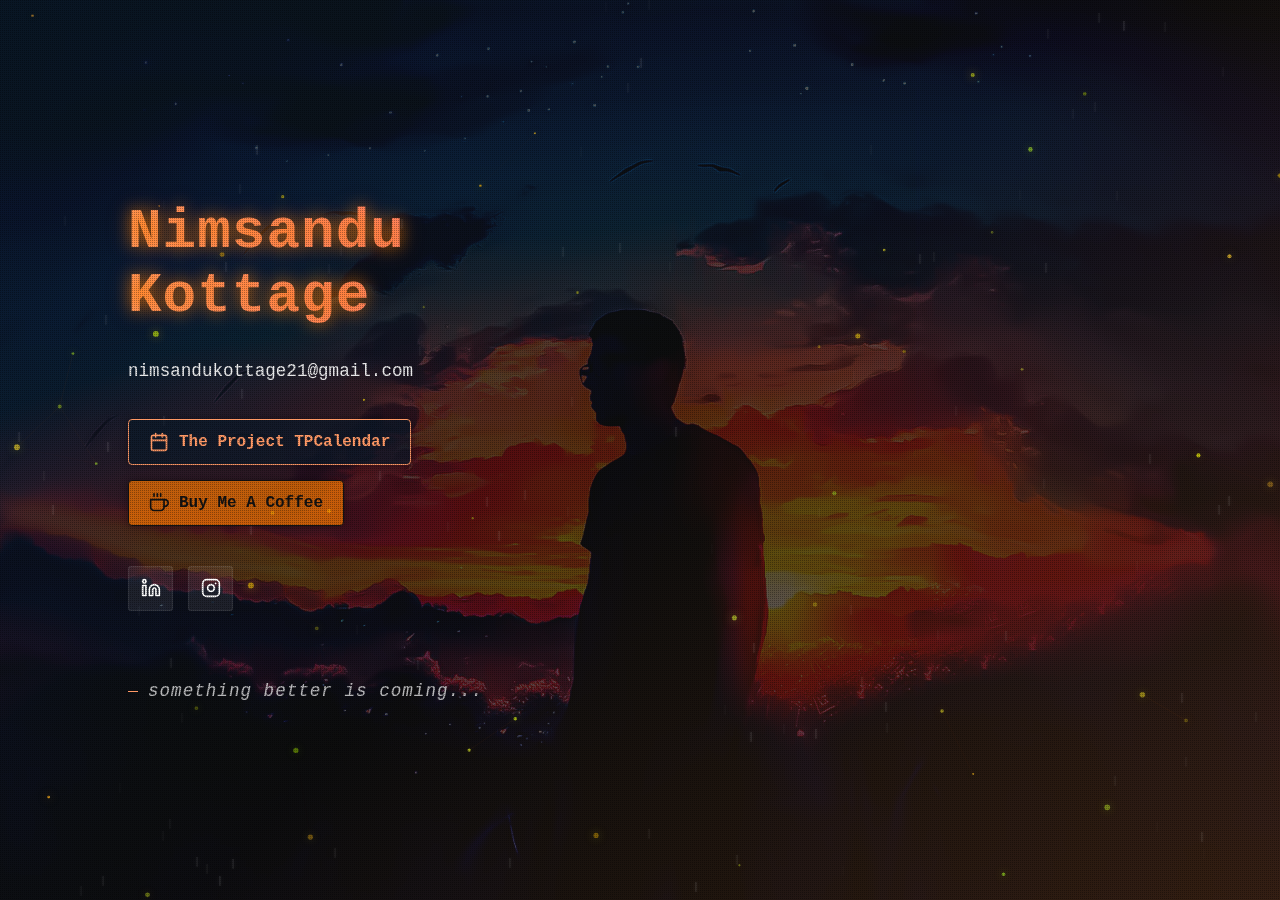
<file: index.html>
<!DOCTYPE html>
<html lang="en">
<head>
    <meta charset="UTF-8">
    <meta name="viewport" content="width=device-width, initial-scale=1.0">
    <title>Nimsandu Kottage</title>
    <link rel="icon" href="./img/favicon.png">
    <style>
        :root {
            --theme-orange: #ff7b00;
            --theme-dark-blue: #0a1a2a;
            --glow-orange: rgba(255, 123, 0, 0.5);
            --cozy-brown: #412613;
            --sunset-pink: #ff6e7f;
            --sunset-orange: #ff9966;
        }
        
        * {
            margin: 0;
            padding: 0;
            box-sizing: border-box;
            font-family: 'Courier New', monospace;
        }
        
        body {
            background-color: #121212;
            color: white;
            height: 100vh;
            overflow: hidden;
            position: relative;
        }
        
        .bg-wrapper {
            position: fixed;
            top: 0;
            left: 0;
            width: 100%;
            height: 100%;
            z-index: -1;
            overflow: hidden;
        }
        
        .bg-image {
            position: absolute;
            top: 0;
            left: 50%;
            transform: translateX(-50%);
            height: 100%;
            filter: brightness(1) contrast(1.1) saturate(2);
            z-index: -1;
        }
        
        .overlay {
            position: absolute;
            top: 0;
            left: 0;
            width: 100%;
            height: 100%;
            background: linear-gradient(135deg, 
                rgba(10, 26, 42, 0.85), 
                rgba(18, 18, 18, 0.7),
                rgba(65, 38, 19, 0.8));
            z-index: -1;
        }
        
        .rain {
            position: absolute;
            width: 100%;
            height: 100%;
            z-index: -1;
            pointer-events: none;
        }
        
        .pixel-effect {
            position: absolute;
            top: 0;
            left: 0;
            width: 100%;
            height: 100%;
            background-image: url("[data-uri]");
            opacity: 0.3;
            pointer-events: none;
            z-index: 5;
        }
        
        .content {
            height: 100vh;
            display: flex;
            flex-direction: column;
            justify-content: center;
            align-items: flex-start;
            padding: 10% 10%;
            position: relative;
            z-index: 1;
            max-width: 800px;
        }
        
        h1 {
            font-size: 3.5rem;
            margin-bottom: 25px;
            background: linear-gradient(to right, var(--sunset-orange), var(--sunset-pink));
            -webkit-background-clip: text;
            background-clip: text;
            color: transparent;
            text-shadow: 0 0 15px rgba(255, 123, 0, 0.6), 0 0 25px rgba(255, 123, 0, 0.4);
            font-weight: bold;
            letter-spacing: 1px;
        }
        
        .email {
            font-size: 1.1rem;
            margin-bottom: 30px;
            color: rgba(255, 255, 255, 0.9);
            transition: all 0.3s ease;
            padding: 8px 0;
            position: relative;
            display: inline-block;
        }
        
        .email::after {
            content: '';
            position: absolute;
            width: 0;
            height: 1px;
            bottom: 0;
            left: 0;
            background-color: var(--sunset-orange);
            transition: all 0.3s ease;
        }
        
        .email:hover {
            color: var(--sunset-orange);
        }
        
        .email:hover::after {
            width: 100%;
        }

        .email:link {
            text-decoration: none;
        }
        
        .buttons-container {
            display: flex;
            flex-direction: column;
            align-items: flex-start;
            gap: 15px;
            margin-bottom: 40px;
            width: 100%;
            max-width: 300px;
        }
        
        .button {
            padding: 12px 20px;
            border-radius: 4px;
            text-decoration: none;
            font-weight: bold;
            transition: all 0.3s ease;
            position: relative;
            overflow: hidden;
            display: flex;
            align-items: center;
            gap: 10px;
            border: 1px solid;
            box-shadow: 0 0 8px rgba(0, 0, 0, 0.3);
        }
        
        .button:hover {
            transform: translateX(5px);
        }
        
        .tpc-button {
            background: rgba(10, 26, 42, 0.7);
            color: var(--sunset-orange);
            border-color: var(--sunset-orange);
        }
        
        .coffee-button {
            background: rgba(255, 123, 0, 0.7);
            color: #121212;
            border-color: #121212;
        }
        
        .social-links {
            display: flex;
            gap: 15px;
            margin-bottom: 40px;
        }
        
        .social-link {
            width: 45px;
            height: 45px;
            display: flex;
            align-items: center;
            justify-content: center;
            border-radius: 3px;
            background: rgba(255, 255, 255, 0.08);
            color: white;
            text-decoration: none;
            transition: all 0.3s ease;
            position: relative;
            border: 1px solid rgba(255, 255, 255, 0.1);
        }
        
        .social-link:hover {
            transform: translateY(-3px);
            background: rgba(255, 123, 0, 0.2);
            box-shadow: 0 0 10px rgba(255, 123, 0, 0.3);
        }
        
        .coming-soon {
            font-size: 1.1rem;
            color: rgba(255, 255, 255, 0.7);
            margin-top: 30px;
            letter-spacing: 1px;
            font-style: italic;
            position: relative;
            padding-left: 20px;
        }
        
        .coming-soon::before {
            content: '';
            position: absolute;
            left: 0;
            top: 50%;
            width: 10px;
            height: 1px;
            background: var(--sunset-orange);
        }
        
        #particles-canvas {
            position: absolute;
            top: 0;
            left: 0;
            width: 100%;
            height: 100%;
            pointer-events: none;
            z-index: 0;
        }
        
        @media (max-width: 768px) {
            h1 {
                font-size: 2.5rem;
            }
            
            .email {
                font-size: 1rem;
            }
            
            .content {
                padding: 10% 8%;
            }
        }
        
        /* Raindrop effect */
        .raindrop {
            position: absolute;
            pointer-events: none;
            width: 2px;
            height: 10px;
            background: rgba(255, 255, 255, 0.3);
            box-shadow: 0 0 4px rgba(255, 255, 255, 0.2);
            border-radius: 0 0 5px 5px;
        }
    </style>
</head>
<body>
    <div class="bg-wrapper">
        <img src="./img/hero.jpg" alt="Background" class="bg-image">
        <div class="overlay"></div>
        <div class="rain" id="rain"></div>
    </div>
    
    <canvas id="particles-canvas"></canvas>
    <div class="pixel-effect"></div>
    
    <div class="content">
        <h1>Nimsandu Kottage</h1>
        
        <a href="mailto:nimsandukottage21@gmail.com" class="email">
            nimsandukottage21@gmail.com
        </a>
        
        <div class="buttons-container">
            <a href="http://tpc.nimaat.top" class="button tpc-button">
                <svg width="20" height="20" viewBox="0 0 24 24" fill="none" xmlns="http://www.w3.org/2000/svg">
                    <path d="M19 4H5C3.89543 4 3 4.89543 3 6V20C3 21.1046 3.89543 22 5 22H19C20.1046 22 21 21.1046 21 20V6C21 4.89543 20.1046 4 19 4Z" stroke="currentColor" stroke-width="2" stroke-linecap="round" stroke-linejoin="round"/>
                    <path d="M16 2V6" stroke="currentColor" stroke-width="2" stroke-linecap="round" stroke-linejoin="round"/>
                    <path d="M8 2V6" stroke="currentColor" stroke-width="2" stroke-linecap="round" stroke-linejoin="round"/>
                    <path d="M3 10H21" stroke="currentColor" stroke-width="2" stroke-linecap="round" stroke-linejoin="round"/>
                </svg>
                The Project TPCalendar
            </a>
            
            <a href="http://buymeacoffee.com/nimsandu" class="button coffee-button">
                <svg width="20" height="20" viewBox="0 0 24 24" fill="none" xmlns="http://www.w3.org/2000/svg">
                    <path d="M18 8H19C20.0609 8 21.0783 8.42143 21.8284 9.17157C22.5786 9.92172 23 10.9391 23 12C23 13.0609 22.5786 14.0783 21.8284 14.8284C21.0783 15.5786 20.0609 16 19 16H18" stroke="currentColor" stroke-width="2" stroke-linecap="round" stroke-linejoin="round"/>
                    <path d="M2 8H18V17C18 18.0609 17.5786 19.0783 16.8284 19.8284C16.0783 20.5786 15.0609 21 14 21H6C4.93913 21 3.92172 20.5786 3.17157 19.8284C2.42143 19.0783 2 18.0609 2 17V8Z" stroke="currentColor" stroke-width="2" stroke-linecap="round" stroke-linejoin="round"/>
                    <path d="M6 1V4" stroke="currentColor" stroke-width="2" stroke-linecap="round" stroke-linejoin="round"/>
                    <path d="M10 1V4" stroke="currentColor" stroke-width="2" stroke-linecap="round" stroke-linejoin="round"/>
                    <path d="M14 1V4" stroke="currentColor" stroke-width="2" stroke-linecap="round" stroke-linejoin="round"/>
                </svg>
                Buy Me A Coffee
            </a>
        </div>
        
        <div class="social-links">
            <a href="https://linkedin.com/in/nimsandu" class="social-link" aria-label="LinkedIn">
                <svg width="20" height="20" viewBox="0 0 24 24" fill="none" xmlns="http://www.w3.org/2000/svg">
                    <path d="M16 8C17.5913 8 19.1174 8.63214 20.2426 9.75736C21.3679 10.8826 22 12.4087 22 14V21H18V14C18 13.4696 17.7893 12.9609 17.4142 12.5858C17.0391 12.2107 16.5304 12 16 12C15.4696 12 14.9609 12.2107 14.5858 12.5858C14.2107 12.9609 14 13.4696 14 14V21H10V14C10 12.4087 10.6321 10.8826 11.7574 9.75736C12.8826 8.63214 14.4087 8 16 8Z" stroke="currentColor" stroke-width="2" stroke-linecap="round" stroke-linejoin="round"/>
                    <path d="M6 9H2V21H6V9Z" stroke="currentColor" stroke-width="2" stroke-linecap="round" stroke-linejoin="round"/>
                    <path d="M4 6C5.10457 6 6 5.10457 6 4C6 2.89543 5.10457 2 4 2C2.89543 2 2 2.89543 2 4C2 5.10457 2.89543 6 4 6Z" stroke="currentColor" stroke-width="2" stroke-linecap="round" stroke-linejoin="round"/>
                </svg>
            </a>
            
            <a href="https://instagram.com/nimsandu.k" class="social-link" aria-label="Instagram">
                <svg width="20" height="20" viewBox="0 0 24 24" fill="none" xmlns="http://www.w3.org/2000/svg">
                    <path d="M17 2H7C4.23858 2 2 4.23858 2 7V17C2 19.7614 4.23858 22 7 22H17C19.7614 22 22 19.7614 22 17V7C22 4.23858 19.7614 2 17 2Z" stroke="currentColor" stroke-width="2" stroke-linecap="round" stroke-linejoin="round"/>
                    <path d="M16 11.37C16.1234 12.2022 15.9813 13.0522 15.5938 13.799C15.2063 14.5458 14.5931 15.1514 13.8416 15.5297C13.0901 15.9079 12.2384 16.0396 11.4078 15.9059C10.5771 15.7723 9.80976 15.3801 9.21484 14.7852C8.61991 14.1902 8.22773 13.4229 8.09406 12.5922C7.9604 11.7615 8.09206 10.9099 8.47032 10.1584C8.84858 9.40685 9.45418 8.79374 10.201 8.40624C10.9478 8.01874 11.7978 7.87658 12.63 8C13.4789 8.12588 14.2648 8.52146 14.8717 9.12831C15.4785 9.73515 15.8741 10.5211 16 11.37Z" stroke="currentColor" stroke-width="2" stroke-linecap="round" stroke-linejoin="round"/>
                    <path d="M17.5 6.5H17.51" stroke="currentColor" stroke-width="2" stroke-linecap="round" stroke-linejoin="round"/>
                </svg>
            </a>
        </div>
        
        <p class="coming-soon">something better is coming...</p>
    </div>
    
    <script>
        document.addEventListener('DOMContentLoaded', function() {
            // Flying particles animation
            const canvas = document.getElementById('particles-canvas');
            const ctx = canvas.getContext('2d');
            canvas.width = window.innerWidth;
            canvas.height = window.innerHeight;
            
            const particles = [];
            const particleCount = 50;
            
            class Particle {
                constructor() {
                    this.x = Math.random() * canvas.width;
                    this.y = Math.random() * canvas.height;
                    this.size = Math.random() * 2 + 1;
                    this.speedX = Math.random() * 1 - 0.5;
                    this.speedY = Math.random() * 1 - 0.5;
                    this.color = `rgba(${Math.random() * 100 + 155}, ${Math.random() * 100 + 155}, ${Math.random() * 50}, ${Math.random() * 0.5 + 0.3})`;
                }
                
                update() {
                    this.x += this.speedX;
                    this.y += this.speedY;
                    
                    if (this.x > canvas.width) {
                        this.x = 0;
                    } else if (this.x < 0) {
                        this.x = canvas.width;
                    }
                    
                    if (this.y > canvas.height) {
                        this.y = 0;
                    } else if (this.y < 0) {
                        this.y = canvas.height;
                    }
                }
                
                draw() {
                    ctx.beginPath();
                    ctx.arc(this.x, this.y, this.size, 0, Math.PI * 2);
                    ctx.fillStyle = this.color;
                    ctx.fill();
                    
                    ctx.shadowColor = this.color;
                    ctx.shadowBlur = 10;
                    ctx.shadowOffsetX = 0;
                    ctx.shadowOffsetY = 0;
                }
            }
            
            function init() {
                for (let i = 0; i < particleCount; i++) {
                    particles.push(new Particle());
                }
            }
            
            function animate() {
                ctx.clearRect(0, 0, canvas.width, canvas.height);
                
                for (let i = 0; i < particles.length; i++) {
                    particles[i].update();
                    particles[i].draw();
                }
                
                // Connect particles with lines
                connectParticles();
                
                requestAnimationFrame(animate);
            }
            
            function connectParticles() {
                for (let i = 0; i < particles.length; i++) {
                    for (let j = i; j < particles.length; j++) {
                        const dx = particles[i].x - particles[j].x;
                        const dy = particles[i].y - particles[j].y;
                        const distance = Math.sqrt(dx * dx + dy * dy);
                        
                        if (distance < 100) {
                            ctx.beginPath();
                            ctx.strokeStyle = `rgba(255, 123, 0, ${0.2 - distance/500})`;
                            ctx.lineWidth = 0.5;
                            ctx.moveTo(particles[i].x, particles[i].y);
                            ctx.lineTo(particles[j].x, particles[j].y);
                            ctx.stroke();
                        }
                    }
                }
            }
            
            window.addEventListener('resize', function() {
                canvas.width = window.innerWidth;
                canvas.height = window.innerHeight;
            });
            
            init();
            animate();
            
            // Create rain effect
            const rainContainer = document.getElementById('rain');
            
            function createRaindrops() {
                const dropCount = 100;
                
                for (let i = 0; i < dropCount; i++) {
                    const drop = document.createElement('div');
                    drop.classList.add('raindrop');
                    
                    // Set random starting position
                    drop.style.left = `${Math.random() * 100}%`;
                    drop.style.top = `${Math.random() * 100}%`;
                    drop.style.animationDuration = `${Math.random() * 2 + 1}s`;
                    drop.style.opacity = Math.random() * 0.3;
                    
                    // Add animation
                    drop.style.animation = `rainfall ${Math.random() * 1 + 0.5}s linear infinite`;
                    
                    rainContainer.appendChild(drop);
                }
            }
            
            // Add animation for raindrops
            const styleSheet = document.createElement('style');
            styleSheet.type = 'text/css';
            styleSheet.innerText = `
                @keyframes rainfall {
                    0% {
                        transform: translateY(0);
                    }
                    100% {
                        transform: translateY(100vh);
                    }
                }
            `;
            document.head.appendChild(styleSheet);
            
            createRaindrops();
            
            // Periodically animate raindrops
            function animateRain() {
                const raindrops = document.querySelectorAll('.raindrop');
                
                raindrops.forEach(drop => {
                    // Reset position when drop reaches bottom
                    const top = parseInt(drop.style.top);
                    if (top > 100) {
                        drop.style.top = '0%';
                        drop.style.left = `${Math.random() * 100}%`;
                    } else {
                        drop.style.top = `${top + Math.random() * 0.5}%`;
                    }
                });
                
                requestAnimationFrame(animateRain);
            }
            
            animateRain();
        });
    </script>
</body>
</html>
</file>
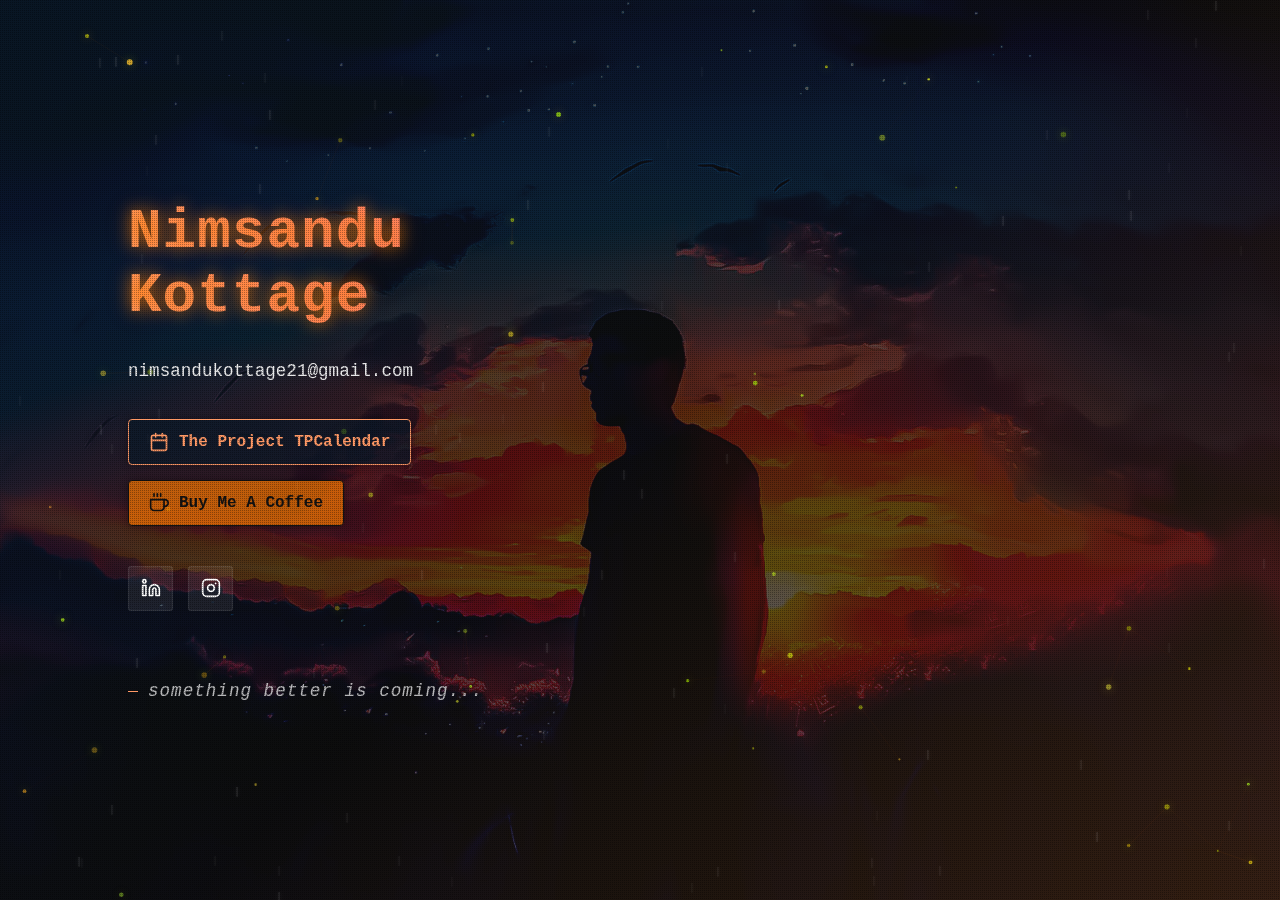
<file: 2index.html>
<!DOCTYPE html>
<html lang="en">
<head>
    <meta charset="UTF-8">
    <meta name="viewport" content="width=device-width, initial-scale=1.0">
    <title>Nimsandu Kottage</title>
    <link rel="icon" href="./img/favicon.png">
    <style>
        :root {
            --theme-orange: #ff7b00;
            --theme-dark-blue: #0a1a2a;
            --glow-orange: rgba(255, 123, 0, 0.5);
            --cozy-brown: #412613;
            --sunset-pink: #ff6e7f;
            --sunset-orange: #ff9966;
        }
        
        * {
            margin: 0;
            padding: 0;
            box-sizing: border-box;
            font-family: 'Courier New', monospace;
        }
        
        body {
            background-color: #121212;
            color: white;
            height: 100vh;
            overflow: hidden;
            position: relative;
        }
        
        .bg-wrapper {
            position: fixed;
            top: 0;
            left: 0;
            width: 100%;
            height: 100%;
            z-index: -1;
            overflow: hidden;
        }
        
        .bg-image {
            position: absolute;
            top: 0;
            left: 50%;
            transform: translateX(-50%);
            height: 100%;
            filter: brightness(1) contrast(1.1) saturate(2);
            z-index: -1;
        }
        
        .overlay {
            position: absolute;
            top: 0;
            left: 0;
            width: 100%;
            height: 100%;
            background: linear-gradient(135deg, 
                rgba(10, 26, 42, 0.85), 
                rgba(18, 18, 18, 0.7),
                rgba(65, 38, 19, 0.8));
            z-index: -1;
        }
        
        .rain {
            position: absolute;
            width: 100%;
            height: 100%;
            z-index: -1;
            pointer-events: none;
        }
        
        .pixel-effect {
            position: absolute;
            top: 0;
            left: 0;
            width: 100%;
            height: 100%;
            background-image: url("[data-uri]");
            opacity: 0.3;
            pointer-events: none;
            z-index: 5;
        }
        
        .content {
            height: 100vh;
            display: flex;
            flex-direction: column;
            justify-content: center;
            align-items: flex-start;
            padding: 10% 10%;
            position: relative;
            z-index: 1;
            max-width: 800px;
        }
        
        h1 {
            font-size: 3.5rem;
            margin-bottom: 25px;
            background: linear-gradient(to right, var(--sunset-orange), var(--sunset-pink));
            -webkit-background-clip: text;
            background-clip: text;
            color: transparent;
            text-shadow: 0 0 15px rgba(255, 123, 0, 0.6), 0 0 25px rgba(255, 123, 0, 0.4);
            font-weight: bold;
            letter-spacing: 1px;
        }
        
        .email {
            font-size: 1.1rem;
            margin-bottom: 30px;
            color: rgba(255, 255, 255, 0.9);
            transition: all 0.3s ease;
            padding: 8px 0;
            position: relative;
            display: inline-block;
        }
        
        .email::after {
            content: '';
            position: absolute;
            width: 0;
            height: 1px;
            bottom: 0;
            left: 0;
            background-color: var(--sunset-orange);
            transition: all 0.3s ease;
        }
        
        .email:hover {
            color: var(--sunset-orange);
        }
        
        .email:hover::after {
            width: 100%;
        }

        .email:link {
            text-decoration: none;
        }
        
        .buttons-container {
            display: flex;
            flex-direction: column;
            align-items: flex-start;
            gap: 15px;
            margin-bottom: 40px;
            width: 100%;
            max-width: 300px;
        }
        
        .button {
            padding: 12px 20px;
            border-radius: 4px;
            text-decoration: none;
            font-weight: bold;
            transition: all 0.3s ease;
            position: relative;
            overflow: hidden;
            display: flex;
            align-items: center;
            gap: 10px;
            border: 1px solid;
            box-shadow: 0 0 8px rgba(0, 0, 0, 0.3);
        }
        
        .button:hover {
            transform: translateX(5px);
        }
        
        .tpc-button {
            background: rgba(10, 26, 42, 0.7);
            color: var(--sunset-orange);
            border-color: var(--sunset-orange);
        }
        
        .coffee-button {
            background: rgba(255, 123, 0, 0.7);
            color: #121212;
            border-color: #121212;
        }
        
        .social-links {
            display: flex;
            gap: 15px;
            margin-bottom: 40px;
        }
        
        .social-link {
            width: 45px;
            height: 45px;
            display: flex;
            align-items: center;
            justify-content: center;
            border-radius: 3px;
            background: rgba(255, 255, 255, 0.08);
            color: white;
            text-decoration: none;
            transition: all 0.3s ease;
            position: relative;
            border: 1px solid rgba(255, 255, 255, 0.1);
        }
        
        .social-link:hover {
            transform: translateY(-3px);
            background: rgba(255, 123, 0, 0.2);
            box-shadow: 0 0 10px rgba(255, 123, 0, 0.3);
        }
        
        .coming-soon {
            font-size: 1.1rem;
            color: rgba(255, 255, 255, 0.7);
            margin-top: 30px;
            letter-spacing: 1px;
            font-style: italic;
            position: relative;
            padding-left: 20px;
        }
        
        .coming-soon::before {
            content: '';
            position: absolute;
            left: 0;
            top: 50%;
            width: 10px;
            height: 1px;
            background: var(--sunset-orange);
        }
        
        #particles-canvas {
            position: absolute;
            top: 0;
            left: 0;
            width: 100%;
            height: 100%;
            pointer-events: none;
            z-index: 0;
        }
        
        @media (max-width: 768px) {
            h1 {
                font-size: 2.5rem;
            }
            
            .email {
                font-size: 1rem;
            }
            
            .content {
                padding: 10% 8%;
            }
        }
        
        /* Raindrop effect */
        .raindrop {
            position: absolute;
            pointer-events: none;
            width: 2px;
            height: 10px;
            background: rgba(255, 255, 255, 0.3);
            box-shadow: 0 0 4px rgba(255, 255, 255, 0.2);
            border-radius: 0 0 5px 5px;
        }
    </style>
</head>
<body>
    <div class="bg-wrapper">
        <img src="./img/hero.jpg" alt="Background" class="bg-image">
        <div class="overlay"></div>
        <div class="rain" id="rain"></div>
    </div>
    
    <canvas id="particles-canvas"></canvas>
    <div class="pixel-effect"></div>
    
    <div class="content">
        <h1>Nimsandu Kottage</h1>
        
        <a href="mailto:nimsandukottage21@gmail.com" class="email">
            nimsandukottage21@gmail.com
        </a>
        
        <div class="buttons-container">
            <a href="http://tpc.nimaat.top" class="button tpc-button">
                <svg width="20" height="20" viewBox="0 0 24 24" fill="none" xmlns="http://www.w3.org/2000/svg">
                    <path d="M19 4H5C3.89543 4 3 4.89543 3 6V20C3 21.1046 3.89543 22 5 22H19C20.1046 22 21 21.1046 21 20V6C21 4.89543 20.1046 4 19 4Z" stroke="currentColor" stroke-width="2" stroke-linecap="round" stroke-linejoin="round"/>
                    <path d="M16 2V6" stroke="currentColor" stroke-width="2" stroke-linecap="round" stroke-linejoin="round"/>
                    <path d="M8 2V6" stroke="currentColor" stroke-width="2" stroke-linecap="round" stroke-linejoin="round"/>
                    <path d="M3 10H21" stroke="currentColor" stroke-width="2" stroke-linecap="round" stroke-linejoin="round"/>
                </svg>
                The Project TPCalendar
            </a>
            
            <a href="http://buymeacoffee.com/nimsandu" class="button coffee-button">
                <svg width="20" height="20" viewBox="0 0 24 24" fill="none" xmlns="http://www.w3.org/2000/svg">
                    <path d="M18 8H19C20.0609 8 21.0783 8.42143 21.8284 9.17157C22.5786 9.92172 23 10.9391 23 12C23 13.0609 22.5786 14.0783 21.8284 14.8284C21.0783 15.5786 20.0609 16 19 16H18" stroke="currentColor" stroke-width="2" stroke-linecap="round" stroke-linejoin="round"/>
                    <path d="M2 8H18V17C18 18.0609 17.5786 19.0783 16.8284 19.8284C16.0783 20.5786 15.0609 21 14 21H6C4.93913 21 3.92172 20.5786 3.17157 19.8284C2.42143 19.0783 2 18.0609 2 17V8Z" stroke="currentColor" stroke-width="2" stroke-linecap="round" stroke-linejoin="round"/>
                    <path d="M6 1V4" stroke="currentColor" stroke-width="2" stroke-linecap="round" stroke-linejoin="round"/>
                    <path d="M10 1V4" stroke="currentColor" stroke-width="2" stroke-linecap="round" stroke-linejoin="round"/>
                    <path d="M14 1V4" stroke="currentColor" stroke-width="2" stroke-linecap="round" stroke-linejoin="round"/>
                </svg>
                Buy Me A Coffee
            </a>
        </div>
        
        <div class="social-links">
            <a href="https://linkedin.com/in/nimsandu" class="social-link" aria-label="LinkedIn">
                <svg width="20" height="20" viewBox="0 0 24 24" fill="none" xmlns="http://www.w3.org/2000/svg">
                    <path d="M16 8C17.5913 8 19.1174 8.63214 20.2426 9.75736C21.3679 10.8826 22 12.4087 22 14V21H18V14C18 13.4696 17.7893 12.9609 17.4142 12.5858C17.0391 12.2107 16.5304 12 16 12C15.4696 12 14.9609 12.2107 14.5858 12.5858C14.2107 12.9609 14 13.4696 14 14V21H10V14C10 12.4087 10.6321 10.8826 11.7574 9.75736C12.8826 8.63214 14.4087 8 16 8Z" stroke="currentColor" stroke-width="2" stroke-linecap="round" stroke-linejoin="round"/>
                    <path d="M6 9H2V21H6V9Z" stroke="currentColor" stroke-width="2" stroke-linecap="round" stroke-linejoin="round"/>
                    <path d="M4 6C5.10457 6 6 5.10457 6 4C6 2.89543 5.10457 2 4 2C2.89543 2 2 2.89543 2 4C2 5.10457 2.89543 6 4 6Z" stroke="currentColor" stroke-width="2" stroke-linecap="round" stroke-linejoin="round"/>
                </svg>
            </a>
            
            <a href="https://instagram.com/nimsandu.k" class="social-link" aria-label="Instagram">
                <svg width="20" height="20" viewBox="0 0 24 24" fill="none" xmlns="http://www.w3.org/2000/svg">
                    <path d="M17 2H7C4.23858 2 2 4.23858 2 7V17C2 19.7614 4.23858 22 7 22H17C19.7614 22 22 19.7614 22 17V7C22 4.23858 19.7614 2 17 2Z" stroke="currentColor" stroke-width="2" stroke-linecap="round" stroke-linejoin="round"/>
                    <path d="M16 11.37C16.1234 12.2022 15.9813 13.0522 15.5938 13.799C15.2063 14.5458 14.5931 15.1514 13.8416 15.5297C13.0901 15.9079 12.2384 16.0396 11.4078 15.9059C10.5771 15.7723 9.80976 15.3801 9.21484 14.7852C8.61991 14.1902 8.22773 13.4229 8.09406 12.5922C7.9604 11.7615 8.09206 10.9099 8.47032 10.1584C8.84858 9.40685 9.45418 8.79374 10.201 8.40624C10.9478 8.01874 11.7978 7.87658 12.63 8C13.4789 8.12588 14.2648 8.52146 14.8717 9.12831C15.4785 9.73515 15.8741 10.5211 16 11.37Z" stroke="currentColor" stroke-width="2" stroke-linecap="round" stroke-linejoin="round"/>
                    <path d="M17.5 6.5H17.51" stroke="currentColor" stroke-width="2" stroke-linecap="round" stroke-linejoin="round"/>
                </svg>
            </a>
        </div>
        
        <p class="coming-soon">something better is coming...</p>
    </div>
    
    <script>
        document.addEventListener('DOMContentLoaded', function() {
            // Flying particles animation
            const canvas = document.getElementById('particles-canvas');
            const ctx = canvas.getContext('2d');
            canvas.width = window.innerWidth;
            canvas.height = window.innerHeight;
            
            const particles = [];
            const particleCount = 50;
            
            class Particle {
                constructor() {
                    this.x = Math.random() * canvas.width;
                    this.y = Math.random() * canvas.height;
                    this.size = Math.random() * 2 + 1;
                    this.speedX = Math.random() * 1 - 0.5;
                    this.speedY = Math.random() * 1 - 0.5;
                    this.color = `rgba(${Math.random() * 100 + 155}, ${Math.random() * 100 + 155}, ${Math.random() * 50}, ${Math.random() * 0.5 + 0.3})`;
                }
                
                update() {
                    this.x += this.speedX;
                    this.y += this.speedY;
                    
                    if (this.x > canvas.width) {
                        this.x = 0;
                    } else if (this.x < 0) {
                        this.x = canvas.width;
                    }
                    
                    if (this.y > canvas.height) {
                        this.y = 0;
                    } else if (this.y < 0) {
                        this.y = canvas.height;
                    }
                }
                
                draw() {
                    ctx.beginPath();
                    ctx.arc(this.x, this.y, this.size, 0, Math.PI * 2);
                    ctx.fillStyle = this.color;
                    ctx.fill();
                    
                    ctx.shadowColor = this.color;
                    ctx.shadowBlur = 10;
                    ctx.shadowOffsetX = 0;
                    ctx.shadowOffsetY = 0;
                }
            }
            
            function init() {
                for (let i = 0; i < particleCount; i++) {
                    particles.push(new Particle());
                }
            }
            
            function animate() {
                ctx.clearRect(0, 0, canvas.width, canvas.height);
                
                for (let i = 0; i < particles.length; i++) {
                    particles[i].update();
                    particles[i].draw();
                }
                
                // Connect particles with lines
                connectParticles();
                
                requestAnimationFrame(animate);
            }
            
            function connectParticles() {
                for (let i = 0; i < particles.length; i++) {
                    for (let j = i; j < particles.length; j++) {
                        const dx = particles[i].x - particles[j].x;
                        const dy = particles[i].y - particles[j].y;
                        const distance = Math.sqrt(dx * dx + dy * dy);
                        
                        if (distance < 100) {
                            ctx.beginPath();
                            ctx.strokeStyle = `rgba(255, 123, 0, ${0.2 - distance/500})`;
                            ctx.lineWidth = 0.5;
                            ctx.moveTo(particles[i].x, particles[i].y);
                            ctx.lineTo(particles[j].x, particles[j].y);
                            ctx.stroke();
                        }
                    }
                }
            }
            
            window.addEventListener('resize', function() {
                canvas.width = window.innerWidth;
                canvas.height = window.innerHeight;
            });
            
            init();
            animate();
            
            // Create rain effect
            const rainContainer = document.getElementById('rain');
            
            function createRaindrops() {
                const dropCount = 100;
                
                for (let i = 0; i < dropCount; i++) {
                    const drop = document.createElement('div');
                    drop.classList.add('raindrop');
                    
                    // Set random starting position
                    drop.style.left = `${Math.random() * 100}%`;
                    drop.style.top = `${Math.random() * 100}%`;
                    drop.style.animationDuration = `${Math.random() * 2 + 1}s`;
                    drop.style.opacity = Math.random() * 0.3;
                    
                    // Add animation
                    drop.style.animation = `rainfall ${Math.random() * 1 + 0.5}s linear infinite`;
                    
                    rainContainer.appendChild(drop);
                }
            }
            
            // Add animation for raindrops
            const styleSheet = document.createElement('style');
            styleSheet.type = 'text/css';
            styleSheet.innerText = `
                @keyframes rainfall {
                    0% {
                        transform: translateY(0);
                    }
                    100% {
                        transform: translateY(100vh);
                    }
                }
            `;
            document.head.appendChild(styleSheet);
            
            createRaindrops();
            
            // Periodically animate raindrops
            function animateRain() {
                const raindrops = document.querySelectorAll('.raindrop');
                
                raindrops.forEach(drop => {
                    // Reset position when drop reaches bottom
                    const top = parseInt(drop.style.top);
                    if (top > 100) {
                        drop.style.top = '0%';
                        drop.style.left = `${Math.random() * 100}%`;
                    } else {
                        drop.style.top = `${top + Math.random() * 0.5}%`;
                    }
                });
                
                requestAnimationFrame(animateRain);
            }
            
            animateRain();
        });
    </script>
</body>
</html>
</file>
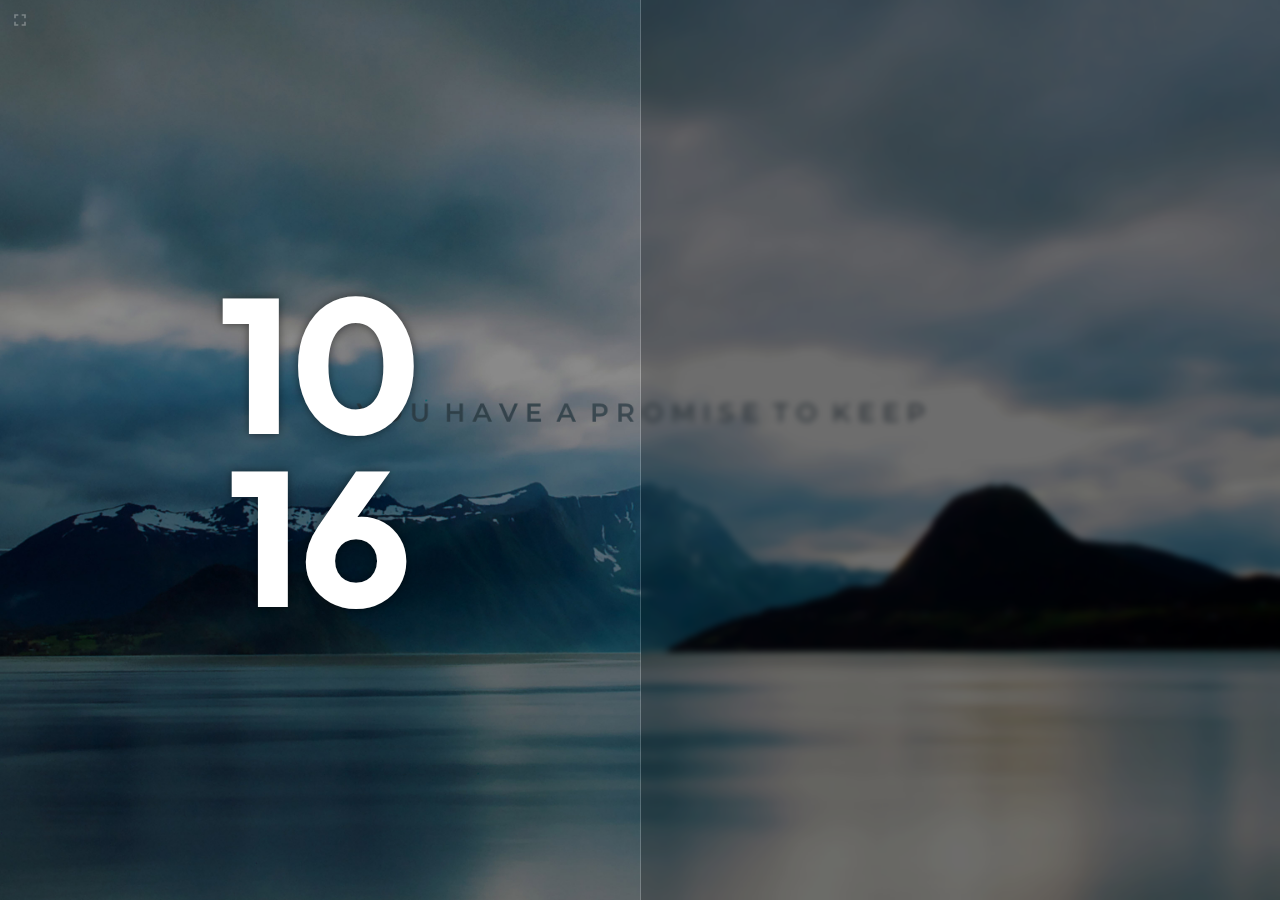
<file: cal2.html>
<!DOCTYPE html>
<html lang="en">
<head>
    <meta charset="UTF-8">
    <meta name="viewport" content="width=device-width, initial-scale=0.8, maximum-scale=1.0, user-scalable=yes">
    <title>Calendar</title>
    <link rel="preconnect" href="https://fonts.googleapis.com">
    <link rel="preconnect" href="https://fonts.gstatic.com" crossorigin>
    <link href="https://fonts.googleapis.com/css2?family=Outfit:wght@700&display=swap" rel="stylesheet">
    <style>
        html, body {
            margin: 0;
            padding: 0;
            width: 100%;
            height: 100%;
        }
        
        body {
            font-family: 'Outfit', sans-serif;
            color: #fff;
            display: flex;
            overflow: hidden;
            position: relative;
        }
        
        /* Background image for entire page */
        body::before {
            content: "";
            position: absolute;
            top: 0;
            left: 0;
            width: 100%;
            height: 100%;
            background-image: url('./bg1-c.jpg');
            background-size: cover;
            background-position: center;
            z-index: -1;
        }
        
        .clock-container {
            flex: 1;
            display: flex;
            flex-direction: column;
            justify-content: center;
            align-items: center;
            border-right: 1px solid rgba(255, 255, 255, 0.2);
            position: relative;
            /* Add a subtle text shadow to make time more readable on the background */
            text-shadow: 0 0 10px rgba(0, 0, 0, 0.5);
        }
        
        .time {
            display: flex;
            flex-direction: column;
            align-items: center;
            line-height: 0.9;
        }
        
        .hours {
            font-size: 12rem;
            font-weight: 700;
        }
        
        .minutes {
            font-size: 12rem;
            font-weight: 700;
        }
        
        .calendar-container {
            flex: 1;
            height: 100%;
            position: relative;
        }
        
        /* Overlay for the calendar side to blur the background */
        .calendar-container::before {
            content: "";
            position: absolute;
            top: 0;
            left: 0;
            width: 100%;
            height: 100%;
            backdrop-filter: blur(3px);
            background-color: rgba(0, 0, 0, 0.2);
            z-index: 0;
        }
        
        @media screen and (max-width: 768px) and (orientation: portrait) {
            body {
                flex-direction: column;
            }
            
            .clock-container {
                border-right: none;
                border-bottom: 1px solid rgba(255, 255, 255, 0.2);
                height: 40vh;
            }
            
            .hours, .minutes {
                font-size: 8rem;
            }
            
            .calendar-container {
                height: 60vh;
            }
        }
        
        @media screen and (max-width: 768px) and (orientation: landscape) {
            body {
                flex-direction: row; /* Horizontal layout in landscape */
            }
            
            .clock-container {
                border-right: 1px solid rgba(255, 255, 255, 0.2);
                width: 40%;
            }
            
            .hours, .minutes {
                font-size: 6rem; /* Smaller font in landscape */
            }
            
            .calendar-container {
                width: 60%;
            }
        }
        
        /* Force desktop mode for calendar on mobile */
        .calendar-iframe {
            width: 100%;
            height: 100%;
            border: none;
            filter: invert(1) hue-rotate(180deg);
            opacity: 0.7; /* Make the calendar more transparent */
            position: relative;
            z-index: 1;
        }
        
        @media screen and (max-width: 768px) {
            .calendar-container {
                position: relative;
                overflow: hidden;
            }
            
            .calendar-iframe {
                position: absolute;
                top: 0;
                left: 0;
                width: 125%; /* Compensate for the scaling (1/0.8 = 1.25) */
                height: 125%;
                transform: scale(0.8);
                transform-origin: top left;
            }
        }

        .fullscreen-btn {
            position: absolute;
            top: 10px;
            left: 10px;
            width: 20px;
            height: 20px;
            opacity: 0.3;
            cursor: pointer;
            transition: opacity 0.3s;
            z-index: 2;
        }

        .fullscreen-btn:hover {
            opacity: 0.8;
        }

        .fullscreen-btn svg {
            width: 100%;
            height: 100%;
            fill: #fff;
        }
    </style>
</head>
<body>
    <div class="clock-container">
        <div class="time">
            <div class="hours" id="hours">00</div>
            <div class="minutes" id="minutes">00</div>
        </div>
        <div class="fullscreen-btn" id="fullscreen-btn">
            <svg viewBox="0 0 24 24">
                <path d="M7 14H5v5h5v-2H7v-3zm-2-4h2V7h3V5H5v5zm12 7h-3v2h5v-5h-2v3zM14 5v2h3v3h2V5h-5z"/>
            </svg>
        </div>
    </div>
    
    <div class="calendar-container">
        <iframe class="calendar-iframe" src="https://calendar.google.com/calendar/embed?height=800&wkst=2&ctz=Asia%2FColombo&showPrint=0&showTitle=0&showCalendars=0&showTz=0&mode=AGENDA&src=bmltc2FuZHVrb3R0YWdlMjFAZ21haWwuY29t&color=%23039BE5" frameborder="0" scrolling="no"></iframe>
    </div>

    <script>
        function updateClock() {
            const now = new Date();
            
            // Update time - hours and minutes only
            const hours = now.getHours().toString().padStart(2, '0');
            const minutes = now.getMinutes().toString().padStart(2, '0');
            document.getElementById('hours').textContent = hours;
            document.getElementById('minutes').textContent = minutes;
            
            // Call this function again in 10 seconds (less frequent updates)
            setTimeout(updateClock, 10000);
        }
        
        // Start the clock
        updateClock();

        // Fullscreen functionality
        document.getElementById('fullscreen-btn').addEventListener('click', () => {
            if (!document.fullscreenElement) {
                document.documentElement.requestFullscreen().catch(err => {
                    console.error(`Error attempting to enable fullscreen: ${err.message}`);
                });
            } else {
                if (document.exitFullscreen) {
                    document.exitFullscreen();
                }
            }
        });
    </script>
</body>
</html>
</file>
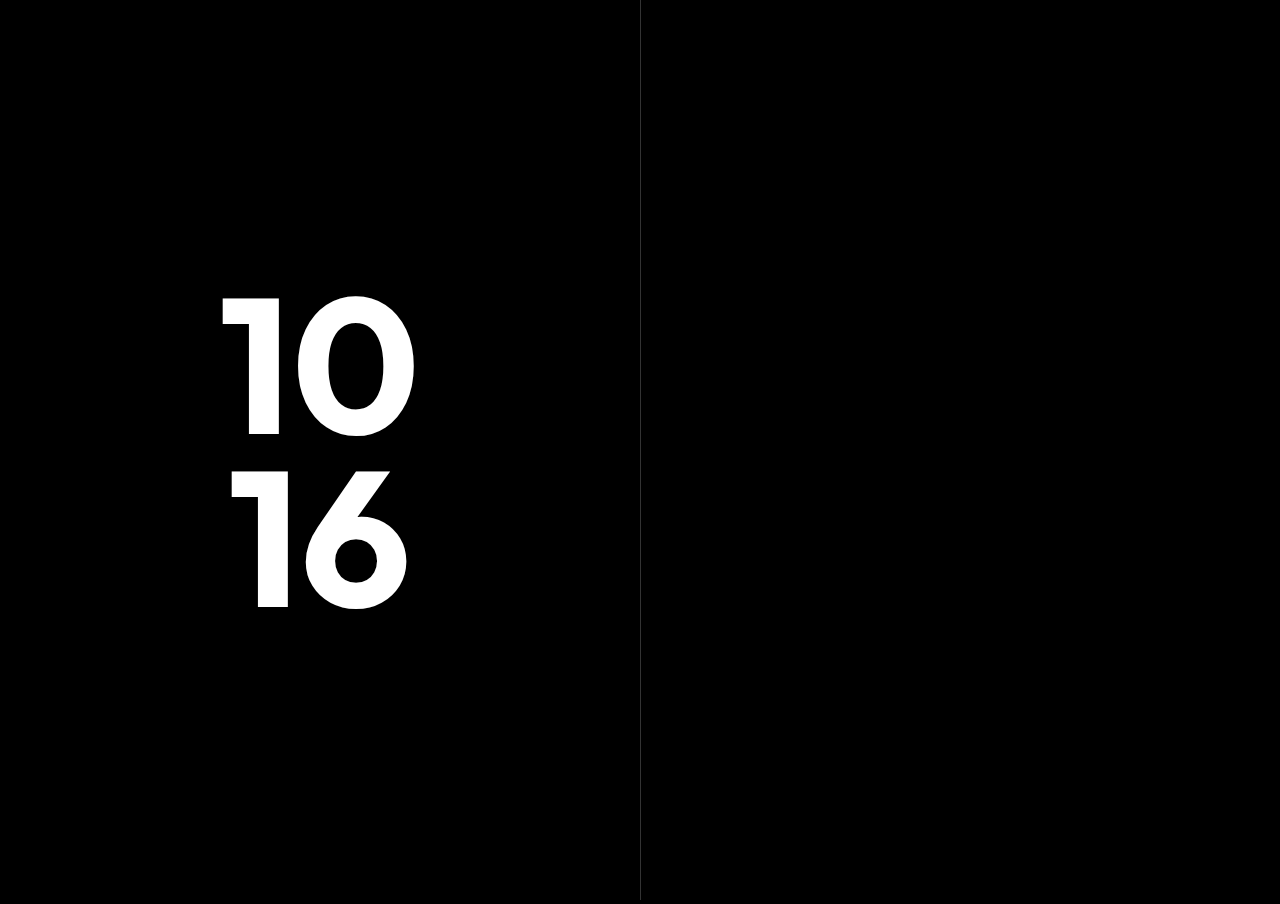
<file: calen.html>
<!DOCTYPE html>
<html lang="en">
<head>
    <meta charset="UTF-8">
    <meta name="viewport" content="width=device-width, initial-scale=1.0">
    <title>my Calendar</title>
    <link rel="preconnect" href="https://fonts.googleapis.com">
    <link rel="preconnect" href="https://fonts.gstatic.com" crossorigin>
    <link href="https://fonts.googleapis.com/css2?family=Outfit:wght@700&display=swap" rel="stylesheet">
    <style>
        body {
            margin: 0;
            padding: 0;
            font-family: 'Outfit', sans-serif;
            background-color: #000;
            color: #fff;
            display: flex;
            height: 100vh;
            overflow: hidden;
        }
        
        .clock-container {
            flex: 1;
            display: flex;
            flex-direction: column;
            justify-content: center;
            align-items: center;
            border-right: 1px solid #333;
        }
        
        .time {
            display: flex;
            flex-direction: column;
            align-items: center;
            line-height: 0.9;
        }
        
        .hours {
            font-size: 12rem;
            font-weight: 700;
        }
        
        .minutes {
            font-size: 12rem;
            font-weight: 700;
        }
        
        .calendar-container {
            flex: 1;
            height: 100%;
        }
        
        .calendar-iframe {
            width: 100%;
            height: 100%;
            border: none;
            filter: invert(1) hue-rotate(180deg);
        }
    </style>
</head>
<body>
    <div class="clock-container">
        <div class="time">
            <div class="hours" id="hours">00</div>
            <div class="minutes" id="minutes">00</div>
        </div>
    </div>
    
    <div class="calendar-container">
        <iframe class="calendar-iframe" src="https://calendar.google.com/calendar/embed?src=nimsandukottage21%40gmail.com&mode=AGENDA&showTitle=0&showNav=0&showDate=0&showPrint=0&showTabs=0&showCalendars=0&showTz=0&bgcolor=%23ffffff&ctz=Asia%2FColombo" frameborder="0"></iframe>
    </div>

    <script>
        function updateClock() {
            const now = new Date();
            
            // Update time - hours and minutes only
            const hours = now.getHours().toString().padStart(2, '0');
            const minutes = now.getMinutes().toString().padStart(2, '0');
            document.getElementById('hours').textContent = hours;
            document.getElementById('minutes').textContent = minutes;
            
            // Call this function again in 10 seconds (less frequent updates)
            setTimeout(updateClock, 10000);
        }
        
        // Start the clock
        updateClock();
    </script>
</body>
</html>
</file>
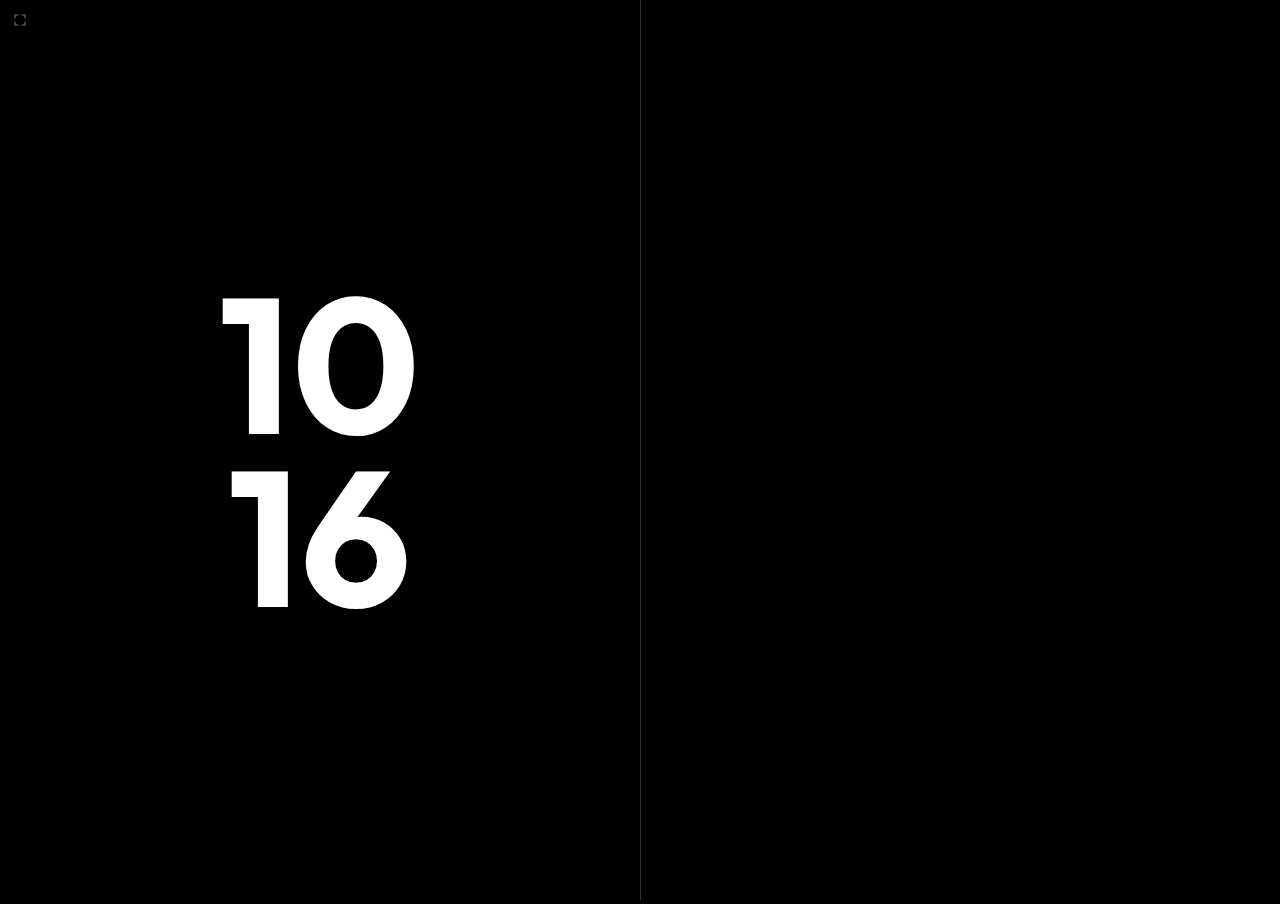
<file: calmob.html>
<!DOCTYPE html>
<html lang="en">
<head>
    <meta charset="UTF-8">
    <meta name="viewport" content="width=device-width, initial-scale=0.8, maximum-scale=1.0, user-scalable=yes">
    <title>Calendar</title>
    <link rel="preconnect" href="https://fonts.googleapis.com">
    <link rel="preconnect" href="https://fonts.gstatic.com" crossorigin>
    <link href="https://fonts.googleapis.com/css2?family=Outfit:wght@700&display=swap" rel="stylesheet">
    <style>
        html, body {
            margin: 0;
            padding: 0;
            width: 100%;
            height: 100%;
        }
        
        body {
            font-family: 'Outfit', sans-serif;
            background-color: #000;
            color: #fff;
            display: flex;
            overflow: hidden;
        }
        
        .clock-container {
            flex: 1;
            display: flex;
            flex-direction: column;
            justify-content: center;
            align-items: center;
            border-right: 1px solid #333;
            position: relative;
        }
        
        .time {
            display: flex;
            flex-direction: column;
            align-items: center;
            line-height: 0.9;
        }
        
        .hours {
            font-size: 12rem;
            font-weight: 700;
        }
        
        .minutes {
            font-size: 12rem;
            font-weight: 700;
        }
        
        .calendar-container {
            flex: 1;
            height: 100%;
        }
        
        @media screen and (max-width: 768px) and (orientation: portrait) {
            body {
                flex-direction: column;
            }
            
            .clock-container {
                border-right: none;
                border-bottom: 1px solid #333;
                height: 40vh;
            }
            
            .hours, .minutes {
                font-size: 8rem;
            }
            
            .calendar-container {
                height: 60vh;
            }
        }
        
        @media screen and (max-width: 768px) and (orientation: landscape) {
            body {
                flex-direction: row; /* Horizontal layout in landscape */
            }
            
            .clock-container {
                border-right: 1px solid #333;
                width: 40%;
            }
            
            .hours, .minutes {
                font-size: 6rem; /* Smaller font in landscape */
            }
            
            .calendar-container {
                width: 60%;
            }
        }
        
        /* Force desktop mode for calendar on mobile */
        .calendar-iframe {
            width: 100%;
            height: 100%;
            border: none;
            filter: invert(1) hue-rotate(180deg);
        }
        
        @media screen and (max-width: 768px) {
            .calendar-container {
                position: relative;
                overflow: hidden;
            }
            
            .calendar-iframe {
                position: absolute;
                top: 0;
                left: 0;
                width: 125%; /* Compensate for the scaling (1/0.8 = 1.25) */
                height: 125%;
                transform: scale(0.8);
                transform-origin: top left;
            }
        }

        .fullscreen-btn {
            position: absolute;
            top: 10px;
            left: 10px;
            width: 20px;
            height: 20px;
            opacity: 0.3;
            cursor: pointer;
            transition: opacity 0.3s;
        }

        .fullscreen-btn:hover {
            opacity: 0.8;
        }

        .fullscreen-btn svg {
            width: 100%;
            height: 100%;
            fill: #fff;
        }
    </style>
</head>
<body>
    <div class="clock-container">
        <div class="time">
            <div class="hours" id="hours">00</div>
            <div class="minutes" id="minutes">00</div>
        </div>
        <div class="fullscreen-btn" id="fullscreen-btn">
            <svg viewBox="0 0 24 24">
                <path d="M7 14H5v5h5v-2H7v-3zm-2-4h2V7h3V5H5v5zm12 7h-3v2h5v-5h-2v3zM14 5v2h3v3h2V5h-5z"/>
            </svg>
        </div>
    </div>
    
    <div class="calendar-container">
        <iframe class="calendar-iframe" src="https://calendar.google.com/calendar/embed?height=800&wkst=2&ctz=Asia%2FColombo&showPrint=0&showTitle=0&showCalendars=0&showTz=0&mode=AGENDA&src=bmltc2FuZHVrb3R0YWdlMjFAZ21haWwuY29t&color=%23039BE5" frameborder="0" scrolling="no"></iframe>
    </div>

    <script>
        function updateClock() {
            const now = new Date();
            
            // Update time - hours and minutes only
            const hours = now.getHours().toString().padStart(2, '0');
            const minutes = now.getMinutes().toString().padStart(2, '0');
            document.getElementById('hours').textContent = hours;
            document.getElementById('minutes').textContent = minutes;
            
            // Call this function again in 10 seconds (less frequent updates)
            setTimeout(updateClock, 10000);
        }
        
        // Start the clock
        updateClock();

        // Fullscreen functionality
        document.getElementById('fullscreen-btn').addEventListener('click', () => {
            if (!document.fullscreenElement) {
                document.documentElement.requestFullscreen().catch(err => {
                    console.error(`Error attempting to enable fullscreen: ${err.message}`);
                });
            } else {
                if (document.exitFullscreen) {
                    document.exitFullscreen();
                }
            }
        });
    </script>
</body>
</html>
</file>
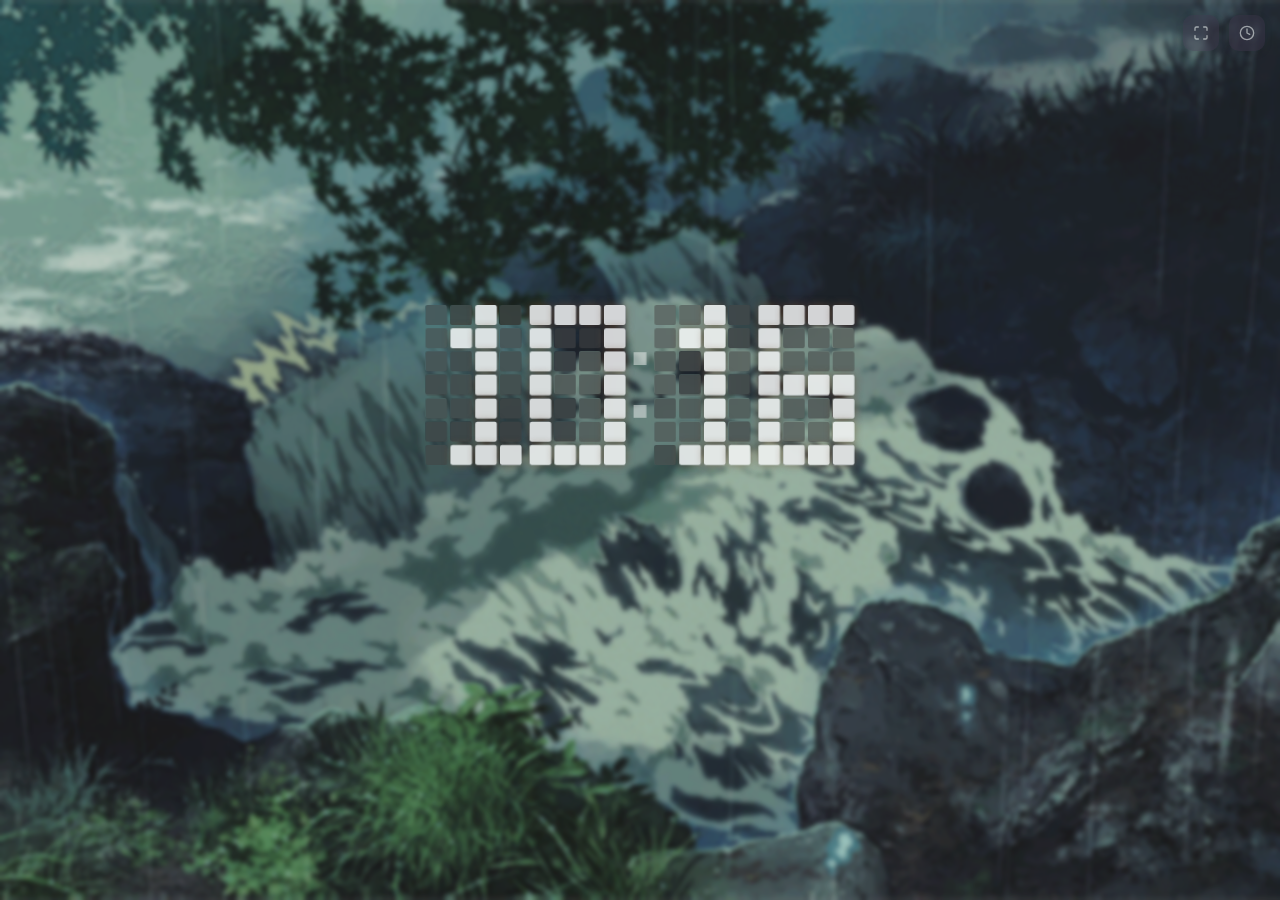
<file: clk-t.html>
<!DOCTYPE html>
<html lang="en">
<head>
  <meta charset="UTF-8">
  <meta name="viewport" content="width=device-width, initial-scale=1.0">
  <title>Clock</title>
  <link href="https://fonts.googleapis.com/css2?family=Azeret+Mono:wght@200;400;500&display=swap" rel="stylesheet">
  <style>
    :root {
      --bg-color: #0f0f13;
      --text-color: #ffffff;
      --accent-color: #B894CF;
      --neutral-color: #2a2c3d;
      --card-bg: rgba(69, 69, 69, 0.7);
      --button-bg: rgba(67, 51, 77, 0.5);
      --progress-bg: rgba(255, 255, 255, 0.1);
    }
    
    * {
      margin: 0;
      padding: 0;
      box-sizing: border-box;
      font-family: 'Azeret Mono', monospace;
    }
    
    body {
      color: var(--text-color);
      width: 100%;
      height: 100vh;
      overflow: hidden;
      display: flex;
      justify-content: center;
      align-items: center;
      position: relative;
      background-image: url('./bg.gif');
      background-size: cover;
      background-position: center;
    }
    
    body::before {
      content: '';
      position: absolute;
      top: 0;
      left: 0;
      width: 100%;
      height: 100%;
      background-color: rgba(0, 0, 0, 0.1);
      backdrop-filter: blur(2px) contrast(80%);
      z-index: 0;
    }
    
    .container {
      position: relative;
      z-index: 1;
      width: 100%;
      height: 100%;
      display: flex;
      flex-direction: column;
      justify-content: center;
      align-items: center;
    }
    
    .clock-container {
      margin-bottom: 2rem;
      scale: 0.8;
    }
    
    .clock {
      display: flex;
      align-items: center;
      justify-content: center;
      gap: 10px;
    }
    
    .clock-unit {
      position: relative;
      width: 120px;
      height: 200px;
      display: grid;
      grid-template-columns: repeat(4, 1fr);
      grid-template-rows: repeat(7, 1fr);
      gap: 4px;
    }
    
    .dot {
      width: 100%;
      height: 100%;
      border-radius: 10%;
      background-color: rgba(69, 69, 69, 0.5);
      transition: background-color 0.3s ease;
      backdrop-filter: blur(15px);
    }
    
    .dot.active {
      background-color: rgba(255, 255, 255, 0.8);
      box-shadow: 0 0 10px rgba(111, 78, 55, 0.6);
      backdrop-filter: blur(15px);
    }
    
    .clock-separator {
      display: flex;
      flex-direction: column;
      justify-content: center;
      gap: 50px;
      height: 200px;
    }
    
    .separator-dot {
      width: 16px;
      height: 16px;
      border-radius: 0%;
      background-color: rgba(255, 255, 255, 0.9);
      opacity: 0.5;
      animation: pulse 2s infinite;
    }
    
    @keyframes pulse {
      0%, 100% { opacity: 0.5; }
      50% { opacity: 0.2; }
    }
    
    .buttons {
      position: absolute;
      top: 15px;
      right: 15px;
      display: flex;
      gap: 10px;
    }
    
    .button {
      background: var(--button-bg);
      border: none;
      color: var(--text-color);
      width: 36px;
      height: 36px;
      border-radius: 10px;
      display: flex;
      justify-content: center;
      align-items: center;
      cursor: pointer;
      backdrop-filter: blur(4px);
      transition: all 0.2s ease;
      opacity: 0.6;
      box-shadow: 0 2px 8px rgba(0, 0, 0, 0.2);
    }
    
    .button:hover {
      opacity: 1;
      transform: translateY(-2px);
    }
    
    .button svg {
      width: 16px;
      height: 16px;
      opacity: 0.9;
    }
    
    .timer-setup {
      position: absolute;
      width: 320px;
      padding: 24px;
      background: var(--card-bg);
      border-radius: 16px;
      backdrop-filter: blur(10px);
      transition: all 0.3s cubic-bezier(0.16, 1, 0.3, 1);
      box-shadow: 0 4px 24px rgba(0, 0, 0, 0.25);
      z-index: 10;
      transform: translateY(20px);
      opacity: 0;
      pointer-events: none;
    }
    
    .timer-setup.visible {
      transform: translateY(0);
      opacity: 1;
      pointer-events: auto;
    }
    
    .timer-title {
      font-size: 1.2rem;
      font-weight: 500;
      margin-bottom: 16px;
      text-align: center;
    }
    
    .inputs {
      display: grid;
      grid-template-columns: 1fr 1fr;
      gap: 12px;
      margin-bottom: 20px;
    }
    
    label {
      display: flex;
      flex-direction: column;
      gap: 6px;
      font-size: 0.85rem;
      opacity: 0.8;
    }
    
    input {
      width: 100%;
      padding: 10px;
      font-size: 0.95rem;
      border-radius: 8px;
      background-color: var(--button-bg);
      color: var(--text-color);
      border: 1px solid var(--neutral-color);
      transition: all 0.2s ease;
    }
    
    input:focus {
      outline: none;
      border-color: var(--accent-color);
    }
    
    .primary-btn {
      width: 100%;
      padding: 12px;
      font-size: 0.95rem;
      font-weight: 500;
      border-radius: 8px;
      background-color: var(--accent-color);
      color: white;
      border: none;
      cursor: pointer;
      transition: all 0.2s ease;
    }
    
    .primary-btn:hover {
      opacity: 0.9;
      transform: translateY(-2px);
    }
    
    /* Repositioned timer controls to be under timer display */
    .timer-controls {
      display: flex;
      justify-content: center;
      gap: 12px;
      margin-top: 8px;
      transform: scale(0.7); /* Made controls smaller as requested */
    }
    
    .icon-btn {
      width: 28px; /* Made buttons smaller */
      height: 28px; /* Made buttons smaller */
      display: flex;
      align-items: center;
      justify-content: center;
      border-radius: 8px;
      background-color: var(--button-bg);
      border: 1px solid var(--neutral-color);
      cursor: pointer;
      transition: all 0.2s ease;
      color: var(--text-color);
    }
    
    .icon-btn:hover {
      transform: translateY(-2px);
    }
    
    .timer-display {
      display: flex;
      flex-direction: column;
      align-items: center;
      justify-content: center;
      margin-top: 1.5rem;
      position: relative;
      opacity: 0;
      transition: opacity 0.5s ease;
      pointer-events: none;
    }
    
    .timer-display.visible {
      opacity: 1;
      pointer-events: auto;
    }
    
    .timer-time {
      font-size: 3rem;
      font-weight: 200;
      letter-spacing: -1px;
      margin-bottom: 0.5rem;
      /* Applied square font to timer display */
      font-family: 'Azeret Mono', monospace;
    }
    
    .timer-label {
      font-size: 0.75rem;
      text-transform: uppercase;
      letter-spacing: 2px;
      opacity: 0.5;
    }
    
    .status-bar {
      position: absolute;
      bottom: 40px;
      left: 50%;
      transform: translateX(-50%);
      width: 300px;
      opacity: 0;
      transition: opacity 0.5s ease;
    }
    
    .status-bar.visible {
      opacity: 1;
    }
    
    .status-text {
      text-align: center;
      font-size: 0.85rem;
      margin-bottom: 10px;
    }
    
    .progress-container {
      position: relative;
      width: 100%;
      height: 4px;
      background-color: var(--progress-bg);
      border-radius: 2px;
      overflow: hidden;
      margin-bottom: 20px;
    }
    
    .progress-bar {
      height: 100%;
      background-color: var(--accent-color);
      width: 0%;
      border-radius: 2px;
      transition: width 0.3s ease;
    }
    
    .page-indicators {
      display: flex;
      justify-content: center;
      gap: 6px;
      margin-top: 16px;
    }
    
    .page-indicator {
      width: 12px;
      height: 4px;
      border-radius: 2px;
      background-color: var(--neutral-color);
      transition: all 0.3s ease;
    }
    
    .page-indicator.active {
      background-color: var(--accent-color);
      width: 24px;
    }
    
    .page-indicator.completed {
      background-color: rgba(111, 78, 55, 0.5);
    }

    .timer-container {
      width: 43%;
      border-radius: 20px;
      backdrop-filter: blur(20px);
      padding: 12px;
      margin-top: -20px;
      background-color: rgba(69,69,69,0.4);
    }
  </style>
</head>
<body>
  <div class="container">
    <div class="clock-container">
      <div class="clock">
        <div class="clock-unit" id="hours-tens"></div>
        <div class="clock-unit" id="hours-ones"></div>
        <div class="clock-separator">
          <div class="separator-dot"></div>
          <div class="separator-dot"></div>
        </div>
        <div class="clock-unit" id="minutes-tens"></div>
        <div class="clock-unit" id="minutes-ones"></div>
      </div>
    </div>

    
    <div class="timer-display timer-container" id="timer-display">
      <div class="timer-time" id="timer-time">00:00</div>
      <div class="timer-label">Remaining Time</div>
      
      <!-- Moved timer controls inside timer display -->
      <div class="timer-controls" id="timer-controls" style="display: none;">
        <button class="icon-btn" id="pauseBtn">
          <svg xmlns="http://www.w3.org/2000/svg" viewBox="0 0 24 24" fill="none" stroke="currentColor" stroke-width="2">
            <rect x="6" y="5" width="4" height="14" rx="1" />
            <rect x="14" y="5" width="4" height="14" rx="1" />
          </svg>
        </button>
        <button class="icon-btn" id="resumeBtn" style="display:none">
          <svg xmlns="http://www.w3.org/2000/svg" viewBox="0 0 24 24" fill="none" stroke="currentColor" stroke-width="2">
            <polygon points="5 3 19 12 5 21 5 3" />
          </svg>
        </button>
        <button class="icon-btn" id="nextPageBtn">
          <svg xmlns="http://www.w3.org/2000/svg" viewBox="0 0 24 24" fill="none" stroke="currentColor" stroke-width="2">
            <polyline points="9 18 15 12 9 6" />
          </svg>
        </button>
        <button class="icon-btn" id="endSessionBtn">
          <svg xmlns="http://www.w3.org/2000/svg" viewBox="0 0 24 24" fill="none" stroke="currentColor" stroke-width="2">
            <rect x="3" y="3" width="18" height="18" rx="2" ry="2" />
          </svg>
        </button>
      </div>
      
      <div class="page-indicators" id="page-indicators"></div>
    </div>
    
    <div class="buttons">
      <button class="button" id="toggle-fullscreen" title="Toggle Fullscreen">
        <svg xmlns="http://www.w3.org/2000/svg" viewBox="0 0 24 24" fill="none" stroke="currentColor" stroke-width="2" stroke-linecap="round" stroke-linejoin="round">
          <path d="M8 3H5a2 2 0 0 0-2 2v3m18 0V5a2 2 0 0 0-2-2h-3m0 18h3a2 2 0 0 0 2-2v-3M3 16v3a2 2 0 0 0 2 2h3"></path>
        </svg>
      </button>
      <button class="button" id="open-timer" title="Toggle Timer">
        <svg xmlns="http://www.w3.org/2000/svg" viewBox="0 0 24 24" fill="none" stroke="currentColor" stroke-width="2" stroke-linecap="round" stroke-linejoin="round">
          <circle cx="12" cy="12" r="10"></circle><polyline points="12 6 12 12 16 14"></polyline>
        </svg>
      </button>
    </div>
    
    <div class="timer-setup" id="timer-setup">
      <div class="timer-title">Study Timer</div>
      <div class="inputs" id="setup-inputs">
        <label>
          Pages to Read
          <input id="totalPages" type="number" min="1" placeholder="10">
        </label>
        <label>
          Minutes Per Page
          <input id="minutesPerPage" type="number" min="1" step="0.5" placeholder="5">
        </label>
      </div>
      <button class="primary-btn" id="start-timer-btn">Begin Session</button>
    </div>
    
    <div class="status-bar timer-container" id="status-bar">
      <div class="status-text" id="status-text">Page 1 of 10</div>
      <div class="progress-container">
        <div class="progress-bar" id="progress-bar"></div>
      </div>
    </div>
  </div>

  <script>
    // Initialize some elements for better reference
    document.addEventListener('DOMContentLoaded', function() {
      // Initialize dot matrix clock display
      initializeDotMatrix();
      updateClock(); // Initial clock update
    });
    
    // Digit patterns for dot matrix display (4x7 grid)
    const digitPatterns = {
      '0': [
        1, 1, 1, 1,
        1, 0, 0, 1,
        1, 0, 0, 1,
        1, 0, 0, 1,
        1, 0, 0, 1,
        1, 0, 0, 1,
        1, 1, 1, 1
      ],
      '1': [
        0, 0, 1, 0,
        0, 1, 1, 0,
        0, 0, 1, 0,
        0, 0, 1, 0,
        0, 0, 1, 0,
        0, 0, 1, 0,
        0, 1, 1, 1
      ],
      '2': [
        1, 1, 1, 1,
        0, 0, 0, 1,
        0, 0, 0, 1,
        1, 1, 1, 1,
        1, 0, 0, 0,
        1, 0, 0, 0,
        1, 1, 1, 1
      ],
      '3': [
        1, 1, 1, 1,
        0, 0, 0, 1,
        0, 0, 0, 1,
        1, 1, 1, 1,
        0, 0, 0, 1,
        0, 0, 0, 1,
        1, 1, 1, 1
      ],
      '4': [
        1, 0, 0, 1,
        1, 0, 0, 1,
        1, 0, 0, 1,
        1, 1, 1, 1,
        0, 0, 0, 1,
        0, 0, 0, 1,
        0, 0, 0, 1
      ],
      '5': [
        1, 1, 1, 1,
        1, 0, 0, 0,
        1, 0, 0, 0,
        1, 1, 1, 1,
        0, 0, 0, 1,
        0, 0, 0, 1,
        1, 1, 1, 1
      ],
      '6': [
        1, 1, 1, 1,
        1, 0, 0, 0,
        1, 0, 0, 0,
        1, 1, 1, 1,
        1, 0, 0, 1,
        1, 0, 0, 1,
        1, 1, 1, 1
      ],
      '7': [
        1, 1, 1, 1,
        0, 0, 0, 1,
        0, 0, 0, 1,
        0, 0, 0, 1,
        0, 0, 0, 1,
        0, 0, 0, 1,
        0, 0, 0, 1
      ],
      '8': [
        1, 1, 1, 1,
        1, 0, 0, 1,
        1, 0, 0, 1,
        1, 1, 1, 1,
        1, 0, 0, 1,
        1, 0, 0, 1,
        1, 1, 1, 1
      ],
      '9': [
        1, 1, 1, 1,
        1, 0, 0, 1,
        1, 0, 0, 1,
        1, 1, 1, 1,
        0, 0, 0, 1,
        0, 0, 0, 1,
        1, 1, 1, 1
      ]
    };
    
    // Initialize dot matrix for each digit
    function initializeDotMatrix() {
      const digits = ['hours-tens', 'hours-ones', 'minutes-tens', 'minutes-ones'];
      
      digits.forEach(id => {
        const element = document.getElementById(id);
        if (!element) return;
        
        element.innerHTML = '';
        
        // Create 4x7 dot grid (28 dots)
        for (let i = 0; i < 28; i++) {
          const dot = document.createElement('div');
          dot.className = 'dot';
          element.appendChild(dot);
        }
      });
    }
    
    function updateTimeDigit(elementId, value) {
      const element = document.getElementById(elementId);
      if (!element) return;
      
      const pattern = digitPatterns[value];
      if (!pattern) return;
      
      const dots = element.querySelectorAll('.dot');
      
      dots.forEach((dot, index) => {
        if (pattern[index] === 1) {
          dot.classList.add('active');
        } else {
          dot.classList.remove('active');
        }
      });
    }
    
    function updateClock() {
      const now = new Date();
      const hours = String(now.getHours()).padStart(2, "0");
      const minutes = String(now.getMinutes()).padStart(2, "0");
      
      updateTimeDigit("hours-tens", hours[0]);
      updateTimeDigit("hours-ones", hours[1]);
      updateTimeDigit("minutes-tens", minutes[0]);
      updateTimeDigit("minutes-ones", minutes[1]);
    }
    
    // Update clock every second
    setInterval(updateClock, 1000);
    
    // Fullscreen toggle
    document.getElementById("toggle-fullscreen").addEventListener("click", () => {
      if (!document.fullscreenElement) {
        document.documentElement.requestFullscreen().catch(err => {
          console.warn(`Error attempting to enable fullscreen: ${err.message}`);
        });
      } else {
        if (document.exitFullscreen) {
          document.exitFullscreen();
        }
      }
    });
    
    // Timer setup toggle
    document.getElementById("open-timer").addEventListener("click", () => {
      document.getElementById("timer-setup").classList.toggle("visible");
    });
    
    // Timer variables
    let totalPages = 0, currentPage = 0, timePerPage = 0;
    let timeLeft = 0, timerInterval;
    let totalSecondsElapsed = 0, totalPausedSeconds = 0;
    let isPaused = false, pauseStartTime = 0;
    let isTimerActive = false;
    
    function createPageIndicators() {
      const container = document.getElementById("page-indicators");
      if (!container) return;
      
      container.innerHTML = '';
      
      for (let i = 1; i <= totalPages; i++) {
        const indicator = document.createElement('div');
        indicator.className = 'page-indicator';
        if (i === currentPage) indicator.classList.add('active');
        if (i < currentPage) indicator.classList.add('completed');
        container.appendChild(indicator);
      }
    }
    
    // Event listeners for timer controls
    document.getElementById("start-timer-btn").addEventListener("click", startTimer);
    document.getElementById("pauseBtn").addEventListener("click", pauseTimer);
    document.getElementById("resumeBtn").addEventListener("click", resumeTimer);
    document.getElementById("nextPageBtn").addEventListener("click", skipToNextPage);
    document.getElementById("endSessionBtn").addEventListener("click", endSession);
    
    function formatTime(seconds) {
      const mins = Math.floor(seconds / 60);
      const secs = seconds % 60;
      return `${String(mins).padStart(2, '0')}:${String(secs).padStart(2, '0')}`;
    }
    
    function startTimer() {
      // Get input values and validate
      const pagesInput = document.getElementById("totalPages");
      const minutesInput = document.getElementById("minutesPerPage");
      
      if (!pagesInput || !minutesInput) return;
      
      totalPages = parseInt(pagesInput.value);
      const minsPerPage = parseFloat(minutesInput.value);
      
      if (isNaN(totalPages) || isNaN(minsPerPage) || totalPages <= 0 || minsPerPage <= 0) {
        alert("Please enter valid numbers greater than 0");
        return;
      }
      
      timePerPage = Math.round(minsPerPage * 60);
      
      currentPage = 1;
      totalSecondsElapsed = 0;
      totalPausedSeconds = 0;
      isPaused = false;
      isTimerActive = true;
      
      // Hide timer setup and show timer display
      document.getElementById("timer-setup").classList.remove("visible");
      document.getElementById("timer-controls").style.display = "flex";
      document.getElementById("status-bar").classList.add("visible");
      document.getElementById("timer-display").classList.add("visible");
      
      clearInterval(timerInterval);
      createPageIndicators();
      nextPage();
      updateStatus();
    }
    
    function nextPage() {
      if (currentPage > totalPages) {
        document.getElementById("status-text").innerText = "Session Complete";
        document.getElementById("timer-time").innerText = "00:00";
        document.getElementById("progress-bar").style.width = "100%";
        
        endSession();
        return;
      }
      
      timeLeft = timePerPage;
      updateDisplay();
      createPageIndicators();
      clearInterval(timerInterval);
      
      timerInterval = setInterval(() => {
        if (!isPaused && isTimerActive) {
          timeLeft--;
          totalSecondsElapsed++;
          updateDisplay();
          
          if (timeLeft <= 0) {
            clearInterval(timerInterval);
            currentPage++;
            setTimeout(() => {
              nextPage();
            }, 500);
          }
        }
      }, 1000);
    }
    
    function pauseTimer() {
      if (!isTimerActive || isPaused) return;
      
      isPaused = true;
      pauseStartTime = Date.now();
      document.getElementById("pauseBtn").style.display = "none";
      document.getElementById("resumeBtn").style.display = "flex";
    }
    
    function resumeTimer() {
      if (!isTimerActive || !isPaused) return;
      
      isPaused = false;
      const pauseDuration = Math.floor((Date.now() - pauseStartTime) / 1000);
      totalPausedSeconds += pauseDuration;
      document.getElementById("pauseBtn").style.display = "flex";
      document.getElementById("resumeBtn").style.display = "none";
    }
    
    function skipToNextPage() {
      if (!isTimerActive) return;
      
      currentPage++;
      nextPage();
    }
    
    function endSession() {
      isTimerActive = false;
      clearInterval(timerInterval);
      
      // Reset UI
      document.getElementById("timer-controls").style.display = "none";
      document.getElementById("status-bar").classList.remove("visible");
      document.getElementById("timer-display").classList.remove("visible");
      
      document.getElementById("pauseBtn").style.display = "flex";
      document.getElementById("resumeBtn").style.display = "none";
    }
    
    function updateStatus() {
      if (currentPage <= totalPages) {
        document.getElementById("status-text").innerText = `Page ${currentPage} of ${totalPages}`;
      }
    }
    
    function updateDisplay() {
      document.getElementById("timer-time").innerText = formatTime(timeLeft);
      updateStatus();
      
      const currentPageProgress = (1 - timeLeft/timePerPage);
      const overallProgress = ((currentPage - 1) + currentPageProgress) / totalPages;
      document.getElementById("progress-bar").style.width = `${overallProgress * 100}%`;
    }
  </script>
</body>
</html>
</file>
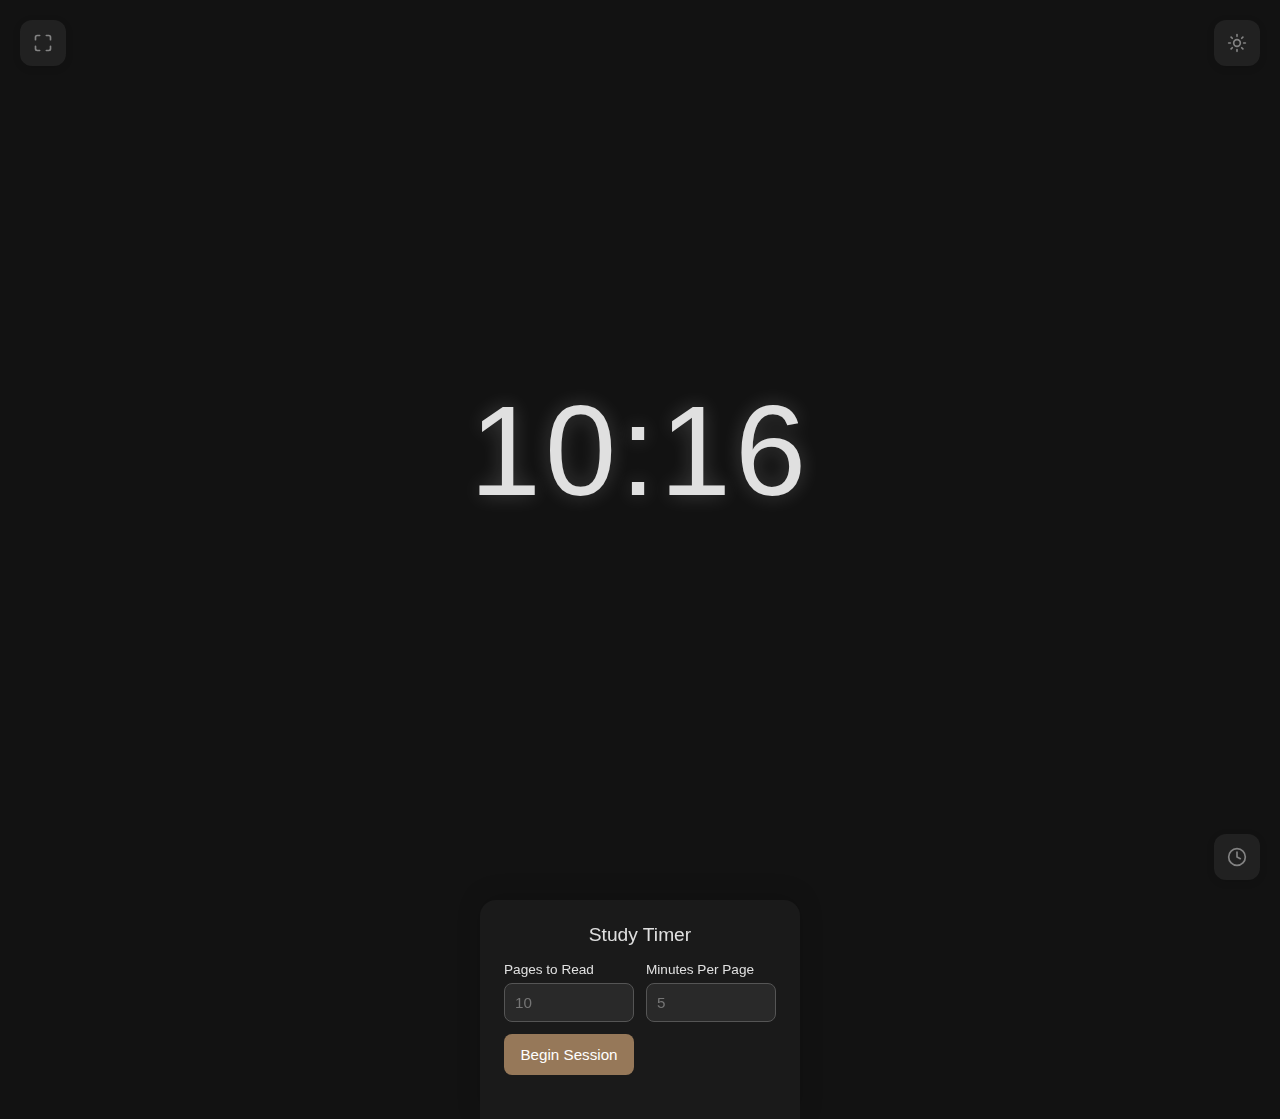
<file: clk.html>
<!DOCTYPE html>
<html lang="en">
<head>
  <meta charset="UTF-8">
  <meta name="viewport" content="width=device-width, initial-scale=1.0">
  <title>Cozy Clock</title>
  <style>
    :root {
      --bg-color: #121212;
      --text-color: #e0e0e0;
      --accent-color: #967859;
      --neutral-color: #555555;
      --card-bg: rgba(30, 30, 30, 0.7);
      --button-bg: rgba(60, 60, 60, 0.6);
    }
    
    * {
      margin: 0;
      padding: 0;
      box-sizing: border-box;
      font-family: 'Segoe UI', Tahoma, Geneva, Verdana, sans-serif;
    }
    
    body {
      background-color: var(--bg-color);
      color: var(--text-color);
      width: 100%;
      height: 100vh;
      overflow: hidden;
      display: flex;
      justify-content: center;
      align-items: center;
      transition: background 0.8s ease;
    }
    
    body.bg-gif {
      position: relative;
      background: url('bg.gif') no-repeat center center fixed;
      background-size: cover;
    }
    
    body.bg-gif::before {
      content: '';
      position: absolute;
      top: 0;
      left: 0;
      width: 100%;
      height: 100%;
      background-color: rgba(0, 0, 0, 0.4);
      z-index: 1;
      backdrop-filter: blur(2px) contrast(0.8);
    }
    
    .container {
      position: relative;
      z-index: 2;
      width: 100%;
      height: 100%;
      display: flex;
      flex-direction: column;
      justify-content: center;
      align-items: center;
    }
    
    .clock-container {
      display: flex;
      flex-direction: column;
      align-items: center;
    }
    
    .clock {
      font-size: 8rem;
      font-weight: 200;
      color: var(--text-color);
      letter-spacing: 4px;
      font-variant-numeric: tabular-nums;
      text-shadow: 0 0 20px rgba(255, 255, 255, 0.2);
      transition: all 0.3s ease;
    }
    
    .clock-separator {
      animation: blink 1.5s infinite;
    }
    
    @keyframes blink {
      0%, 100% { opacity: 1; }
      50% { opacity: 0.3; }
    }
    
    .buttons {
      position: absolute;
      width: 100%;
      height: 100%;
      pointer-events: none;
    }
    
    .button {
      position: absolute;
      background: var(--button-bg);
      border: none;
      color: var(--text-color);
      width: 46px;
      height: 46px;
      border-radius: 12px;
      display: flex;
      justify-content: center;
      align-items: center;
      cursor: pointer;
      backdrop-filter: blur(4px);
      transition: all 0.3s ease;
      opacity: 0.6;
      box-shadow: 0 2px 8px rgba(0, 0, 0, 0.2);
      pointer-events: auto;
    }
    
    .button:hover {
      opacity: 1;
      transform: translateY(-2px);
    }
    
    .button svg {
      width: 20px;
      height: 20px;
      opacity: 0.9;
    }
    
    #toggle-bg {
      top: 20px;
      right: 20px;
    }
    
    #open-timer {
      bottom: 20px;
      right: 20px;
    }
    
    #toggle-fullscreen {
      top: 20px;
      left: 20px;
    }
    
    .timer-setup {
      position: absolute;
      bottom: 0;
      left: 50%;
      transform: translateX(-50%) translateY(100%);
      width: 320px;
      padding: 24px;
      background: var(--card-bg);
      border-radius: 16px 16px 0 0;
      backdrop-filter: blur(10px);
      transition: transform 0.5s cubic-bezier(0.16, 1, 0.3, 1);
      box-shadow: 0 -4px 24px rgba(0, 0, 0, 0.15);
      z-index: 10;
    }
    
    .timer-setup.visible {
      transform: translateX(-50%) translateY(0);
    }
    
    .timer-title {
      font-size: 1.2rem;
      font-weight: 500;
      margin-bottom: 16px;
      text-align: center;
    }
    
    .inputs {
      display: grid;
      grid-template-columns: 1fr 1fr;
      gap: 12px;
      margin-bottom: 20px;
    }
    
    label {
      display: flex;
      flex-direction: column;
      gap: 6px;
      font-size: 0.85rem;
    }
    
    input {
      width: 100%;
      padding: 10px;
      font-size: 0.95rem;
      border-radius: 8px;
      background-color: rgba(80, 80, 80, 0.3);
      color: var(--text-color);
      border: 1px solid var(--neutral-color);
      transition: all 0.2s ease;
    }
    
    input:focus {
      outline: none;
      border-color: var(--accent-color);
    }
    
    .primary-btn {
      width: 100%;
      padding: 12px;
      font-size: 0.95rem;
      font-weight: 500;
      border-radius: 8px;
      background-color: var(--accent-color);
      color: white;
      border: none;
      cursor: pointer;
      transition: all 0.2s ease;
    }
    
    .primary-btn:hover {
      opacity: 0.9;
      transform: translateY(-2px);
    }
    
    .timer-controls {
      display: flex;
      justify-content: center;
      gap: 12px;
      margin-top: 16px;
    }
    
    .icon-btn {
      width: 42px;
      height: 42px;
      display: flex;
      align-items: center;
      justify-content: center;
      border-radius: 10px;
      background-color: rgba(80, 80, 80, 0.3);
      border: 1px solid var(--neutral-color);
      cursor: pointer;
      transition: all 0.2s ease;
      color: var(--text-color);
    }
    
    .icon-btn:hover {
      opacity: 0.9;
      transform: translateY(-2px);
    }
    
    .status-bar {
      position: absolute;
      bottom: 20px;
      left: 50%;
      transform: translateX(-50%);
      width: 240px;
      height: 34px;
      display: flex;
      flex-direction: column;
      align-items: center;
      opacity: 0;
      transition: opacity 0.5s ease;
    }
    
    .status-bar.visible {
      opacity: 1;
    }
    
    .status-text {
      font-size: 0.8rem;
      margin-bottom: 6px;
      color: var(--text-color);
      opacity: 0.8;
    }
    
    .progress-container {
      width: 100%;
      height: 4px;
      background-color: rgba(255, 255, 255, 0.1);
      border-radius: 2px;
      overflow: hidden;
    }
    
    .progress-bar {
      height: 100%;
      background-color: var(--accent-color);
      width: 0%;
      border-radius: 2px;
      transition: width 0.3s ease;
    }
    
    .timer-time {
      position: absolute;
      font-size: 1.1rem;
      font-weight: 300;
      bottom: 65px;
      left: 50%;
      transform: translateX(-50%);
      opacity: 0;
      transition: opacity 0.5s ease;
      color: var(--text-color);
      letter-spacing: 1px;
      text-shadow: 0 0 10px rgba(0, 0, 0, 0.5);
    }
    
    .timer-time.visible {
      opacity: 1;
    }
  </style>
</head>
<body>
  <div class="container">
    <div class="clock-container">
      <div class="clock" id="clock">
        <span id="hours">00</span><span class="clock-separator">:</span><span id="minutes">00</span>
      </div>
    </div>
    
    <div class="buttons">
      <button class="button" id="toggle-bg" title="Toggle Background">
        <svg xmlns="http://www.w3.org/2000/svg" viewBox="0 0 24 24" fill="none" stroke="currentColor" stroke-width="2" stroke-linecap="round" stroke-linejoin="round">
          <circle cx="12" cy="12" r="4"></circle>
          <path d="M12 2v2"></path><path d="M12 20v2"></path><path d="M4.93 4.93l1.41 1.41"></path><path d="M17.66 17.66l1.41 1.41"></path><path d="M2 12h2"></path><path d="M20 12h2"></path><path d="M6.34 17.66l-1.41 1.41"></path><path d="M19.07 4.93l-1.41 1.41"></path>
        </svg>
      </button>
      <button class="button" id="open-timer" title="Toggle Timer">
        <svg xmlns="http://www.w3.org/2000/svg" viewBox="0 0 24 24" fill="none" stroke="currentColor" stroke-width="2" stroke-linecap="round" stroke-linejoin="round">
          <circle cx="12" cy="12" r="10"></circle><polyline points="12 6 12 12 16 14"></polyline>
        </svg>
      </button>
      <button class="button" id="toggle-fullscreen" title="Toggle Fullscreen">
        <svg xmlns="http://www.w3.org/2000/svg" viewBox="0 0 24 24" fill="none" stroke="currentColor" stroke-width="2" stroke-linecap="round" stroke-linejoin="round">
          <path d="M8 3H5a2 2 0 0 0-2 2v3m18 0V5a2 2 0 0 0-2-2h-3m0 18h3a2 2 0 0 0 2-2v-3M3 16v3a2 2 0 0 0 2 2h3"></path>
        </svg>
      </button>
    </div>
    
    <div class="timer-setup" id="timer-setup">
      <div class="timer-title">Study Timer</div>
      <div class="inputs" id="setup-inputs">
        <label>
          Pages to Read
          <input id="totalPages" type="number" min="1" placeholder="10">
        </label>
        <label>
          Minutes Per Page
          <input id="minutesPerPage" type="number" min="1" step="0.5" placeholder="5">
        </label>
        <button class="primary-btn" id="start-timer-btn">Begin Session</button>
      </div>
      
      <div class="timer-controls" id="timer-controls" style="display: none;">
        <button class="icon-btn" id="pauseBtn">
          <svg xmlns="http://www.w3.org/2000/svg" viewBox="0 0 24 24" fill="none" stroke="currentColor" stroke-width="2">
            <rect x="6" y="5" width="4" height="14" rx="1" />
            <rect x="14" y="5" width="4" height="14" rx="1" />
          </svg>
        </button>
        <button class="icon-btn" id="resumeBtn" style="display:none">
          <svg xmlns="http://www.w3.org/2000/svg" viewBox="0 0 24 24" fill="none" stroke="currentColor" stroke-width="2">
            <polygon points="5 3 19 12 5 21 5 3" />
          </svg>
        </button>
        <button class="icon-btn" id="nextPageBtn">
          <svg xmlns="http://www.w3.org/2000/svg" viewBox="0 0 24 24" fill="none" stroke="currentColor" stroke-width="2">
            <polyline points="9 18 15 12 9 6" />
          </svg>
        </button>
        <button class="icon-btn" id="endSessionBtn">
          <svg xmlns="http://www.w3.org/2000/svg" viewBox="0 0 24 24" fill="none" stroke="currentColor" stroke-width="2">
            <rect x="3" y="3" width="18" height="18" rx="2" ry="2" />
          </svg>
        </button>
      </div>
    </div>
    
    <div class="status-bar" id="status-bar">
      <div class="status-text" id="status-text">Page 1 of 10</div>
      <div class="progress-container">
        <div class="progress-bar" id="progress-bar"></div>
      </div>
    </div>
    
    <div class="timer-time" id="timer-time">00:00</div>
  </div>

  <script>
    function updateClock() {
      const now = new Date();
      const hours = String(now.getHours()).padStart(2, "0");
      const minutes = String(now.getMinutes()).padStart(2, "0");
      
      document.getElementById("hours").textContent = hours;
      document.getElementById("minutes").textContent = minutes;
    }
    
    updateClock();
    setInterval(updateClock, 1000);
    
    document.getElementById("toggle-bg").addEventListener("click", () => {
      document.body.classList.toggle("bg-gif");
    });
    
    document.getElementById("toggle-fullscreen").addEventListener("click", () => {
      if (!document.fullscreenElement) {
        document.documentElement.requestFullscreen();
      } else {
        document.exitFullscreen();
      }
    });
    
    document.getElementById("open-timer").addEventListener("click", () => {
      document.getElementById("timer-setup").classList.toggle("visible");
    });
    
    let totalPages = 0, currentPage = 0, timePerPage = 0;
    let timeLeft = 0, timerInterval;
    let totalSecondsElapsed = 0, totalPausedSeconds = 0;
    let isPaused = false, pauseStartTime = 0;
    let isTimerActive = false;
    
    document.getElementById("start-timer-btn").addEventListener("click", startTimer);
    document.getElementById("pauseBtn").addEventListener("click", pauseTimer);
    document.getElementById("resumeBtn").addEventListener("click", resumeTimer);
    document.getElementById("nextPageBtn").addEventListener("click", skipToNextPage);
    document.getElementById("endSessionBtn").addEventListener("click", endSession);
    
    function formatTime(seconds) {
      const mins = Math.floor(seconds / 60);
      const secs = seconds % 60;
      return `${String(mins).padStart(2, '0')}:${String(secs).padStart(2, '0')}`;
    }
    
    function startTimer() {
      totalPages = parseInt(document.getElementById("totalPages").value);
      const minsPerPage = parseFloat(document.getElementById("minutesPerPage").value);
      
      if (!totalPages || !minsPerPage || totalPages <= 0 || minsPerPage <= 0) {
        return;
      }
      
      timePerPage = Math.round(minsPerPage * 60);
      
      currentPage = 1;
      totalSecondsElapsed = 0;
      totalPausedSeconds = 0;
      isPaused = false;
      isTimerActive = true;
      
      document.getElementById("setup-inputs").style.display = "none";
      document.getElementById("timer-controls").style.display = "flex";
      document.getElementById("status-bar").classList.add("visible");
      document.getElementById("timer-time").classList.add("visible");
      
      clearInterval(timerInterval);
      nextPage();
      updateStatus();
    }
    
    function nextPage() {
      if (currentPage > totalPages) {
        document.getElementById("status-text").innerText = "Session Complete";
        document.getElementById("timer-time").innerText = "00:00";
        document.getElementById("progress-bar").style.width = "100%";
        
        endSession();
        return;
      }
      
      timeLeft = timePerPage;
      updateDisplay();
      clearInterval(timerInterval);
      
      timerInterval = setInterval(() => {
        if (!isPaused && isTimerActive) {
          timeLeft--;
          totalSecondsElapsed++;
          updateDisplay();
          
          if (timeLeft <= 0) {
            clearInterval(timerInterval);
            currentPage++;
            setTimeout(() => {
              nextPage();
            }, 500);
          }
        }
      }, 1000);
    }
    
    function pauseTimer() {
      if (!isTimerActive || isPaused) return;
      
      isPaused = true;
      pauseStartTime = Date.now();
      document.getElementById("pauseBtn").style.display = "none";
      document.getElementById("resumeBtn").style.display = "flex";
    }
    
    function resumeTimer() {
      if (!isTimerActive || !isPaused) return;
      
      isPaused = false;
      const pauseDuration = Math.floor((Date.now() - pauseStartTime) / 1000);
      totalPausedSeconds += pauseDuration;
      document.getElementById("pauseBtn").style.display = "flex";
      document.getElementById("resumeBtn").style.display = "none";
    }
    
    function skipToNextPage() {
      if (!isTimerActive) return;
      
      currentPage++;
      nextPage();
    }
    
    function endSession() {
      isTimerActive = false;
      clearInterval(timerInterval);
      
      document.getElementById("setup-inputs").style.display = "grid";
      document.getElementById("timer-controls").style.display = "none";
      document.getElementById("status-bar").classList.remove("visible");
      document.getElementById("timer-time").classList.remove("visible");
      
      document.getElementById("pauseBtn").style.display = "flex";
      document.getElementById("resumeBtn").style.display = "none";
    }
    
    function updateStatus() {
      if (currentPage <= totalPages) {
        document.getElementById("status-text").innerText = `Page ${currentPage} of ${totalPages}`;
      }
    }
    
    function updateDisplay() {
      document.getElementById("timer-time").innerText = formatTime(timeLeft);
      updateStatus();
      
      const currentPageProgress = (1 - timeLeft/timePerPage);
      const overallProgress = ((currentPage - 1) + currentPageProgress) / totalPages;
      document.getElementById("progress-bar").style.width = `${overallProgress * 100}%`;
    }
  </script>
</body>
</html>
</file>
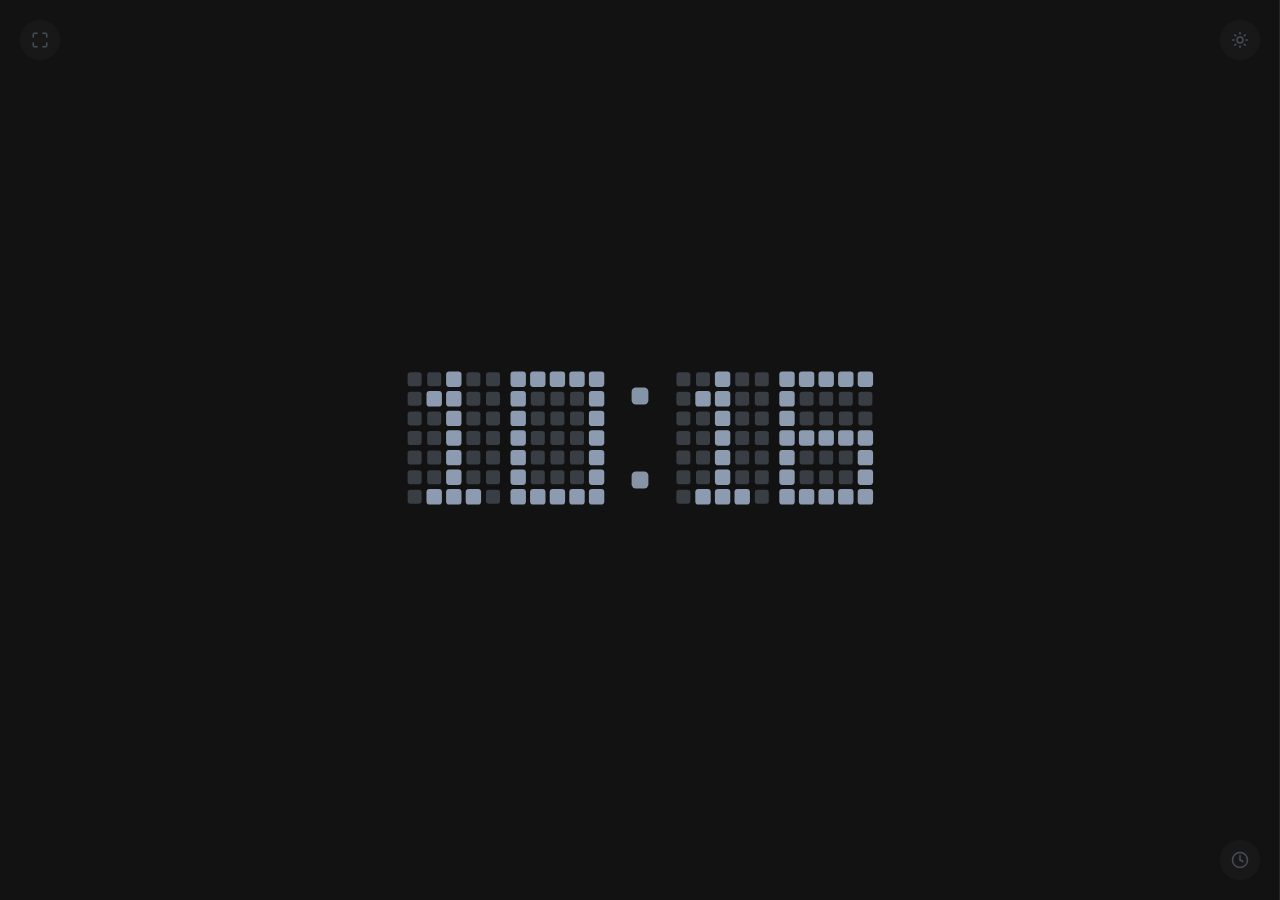
<file: clock.html>
<!DOCTYPE html>
<html lang="en">
<head>
  <meta charset="UTF-8">
  <meta name="viewport" content="width=device-width, initial-scale=1.0">
  <title>Cozy Clock</title>
  <style>
    html,body{margin:0;padding:0;height:100%;width:100%;overflow:hidden;font-family:'Segoe UI',Tahoma,Geneva,Verdana,sans-serif;background-color:#121212;color:#cbd5e1;display:flex;justify-content:center;align-items:center;flex-direction:column;transition:background 0.8s ease}body.bg-gif{position:relative;background:url('bg.gif') no-repeat center center fixed;background-size:cover}body.bg-gif::before{content:'';position:absolute;top:0;left:0;width:100%;height:100%;background-color:rgba(0,0,0,0.4);z-index:1;backdrop-filter:blur(2px) contrast(0.8)}.container{position:relative;width:100%;height:100%;display:flex;flex-direction:column;justify-content:center;align-items:center;z-index:2}.clock{font-family:'Courier New',monospace;font-size:8rem;font-weight:400;letter-spacing:8px;color:#a0aec0;margin-bottom:1.5rem;transition:all 0.3s ease;user-select:none;display:flex;align-items:center;scale:1.4;justify-content:center;mix-blend-mode:normal}body.bg-gif .clock{color:rgba(255,255,255,1);text-shadow:0 0 12px rgba(255,255,255,0.4);mix-blend-mode:overlay}.digit{display:grid;grid-template-columns:repeat(5,10px);grid-template-rows:repeat(7,10px);gap:4px;margin:0 4px;position:relative}.dot{width:10px;height:10px;border-radius:2px;background-color:#94a3b8;opacity:0.3;transition:opacity 0.3s ease,transform 0.2s ease}body.bg-gif .dot{background-color:rgba(255,255,255,0.2);backdrop-filter:blur(10px)}.dot.active{opacity:0.95;transform:scale(1.1)}body.bg-gif .dot.active{box-shadow:0 0 8px 2px rgba(255,255,255,0.1)}.separator{display:flex;flex-direction:column;justify-content:space-around;height:120px;margin:0 16px}.separator-dot{width:12px;height:12px;border-radius:3px;background-color:#94a3b8;opacity:0.9}body.bg-gif .separator-dot{background-color:rgba(255,255,255,0.9);box-shadow:0 0 8px 2px rgba(255,255,255,0.3)}.button{position:absolute;background:rgba(255,255,255,0.06);border:none;color:#94a3b8;width:40px;height:40px;border-radius:50%;display:flex;justify-content:center;align-items:center;cursor:pointer;backdrop-filter:blur(4px);transition:all 0.3s ease;opacity:0.5;z-index:10}.button:hover{background:rgba(255,255,255,0.12);transform:scale(1.05);opacity:1}.button svg{width:18px;height:18px;opacity:0.8}#toggle-bg{top:20px;right:20px}#open-timer{bottom:20px;right:20px}#toggle-fullscreen{top:20px;left:20px}.timer-container{position:absolute;top:0;right:-20%;width:20%;height:100%;background:rgba(0,0,0,0.3);backdrop-filter:blur(8px);overflow:hidden;transition:right 0.5s ease;z-index:5;border-left:1px solid rgba(255,255,255,0.1)}.timer-container.visible{right:0}iframe{width:100%;height:100%;border:none}.main-content{display:flex;justify-content:center;align-items:center;width:100%;height:100%;transition:width 0.5s ease}.timer-visible .main-content{width:80%}
  </style>
</head>
<body>
  <div class="container">
    <div class="main-content">
      <div>
        <div class="clock" id="clock"></div>
      </div>
    </div>
    <button class="button" id="toggle-bg" title="Toggle Background">
      <svg xmlns="http://www.w3.org/2000/svg" viewBox="0 0 24 24" fill="none" stroke="currentColor" stroke-width="2" stroke-linecap="round" stroke-linejoin="round">
        <circle cx="12" cy="12" r="4"></circle>
        <path d="M12 2v2"></path><path d="M12 20v2"></path><path d="M4.93 4.93l1.41 1.41"></path><path d="M17.66 17.66l1.41 1.41"></path><path d="M2 12h2"></path><path d="M20 12h2"></path><path d="M6.34 17.66l-1.41 1.41"></path><path d="M19.07 4.93l-1.41 1.41"></path>
      </svg>
    </button>
    <button class="button" id="open-timer" title="Toggle Timer">
      <svg xmlns="http://www.w3.org/2000/svg" viewBox="0 0 24 24" fill="none" stroke="currentColor" stroke-width="2" stroke-linecap="round" stroke-linejoin="round">
        <circle cx="12" cy="12" r="10"></circle><polyline points="12 6 12 12 16 14"></polyline>
      </svg>
    </button>
    <button class="button" id="toggle-fullscreen" title="Toggle Fullscreen">
      <svg xmlns="http://www.w3.org/2000/svg" viewBox="0 0 24 24" fill="none" stroke="currentColor" stroke-width="2" stroke-linecap="round" stroke-linejoin="round">
        <path d="M8 3H5a2 2 0 0 0-2 2v3m18 0V5a2 2 0 0 0-2-2h-3m0 18h3a2 2 0 0 0 2-2v-3M3 16v3a2 2 0 0 0 2 2h3"></path>
      </svg>
    </button>
    <div class="timer-container" id="timer-container">
      <iframe id="timer-frame" src=""></iframe>
    </div>
  </div>

  <script>
    const digitPatterns=[[1,1,1,1,1,1,0,0,0,1,1,0,0,0,1,1,0,0,0,1,1,0,0,0,1,1,0,0,0,1,1,1,1,1,1],[0,0,1,0,0,0,1,1,0,0,0,0,1,0,0,0,0,1,0,0,0,0,1,0,0,0,0,1,0,0,0,1,1,1,0],[1,1,1,1,1,0,0,0,0,1,0,0,0,0,1,1,1,1,1,1,1,0,0,0,0,1,0,0,0,0,1,1,1,1,1],[1,1,1,1,1,0,0,0,0,1,0,0,0,0,1,0,1,1,1,1,0,0,0,0,1,0,0,0,0,1,1,1,1,1,1],[1,0,0,0,1,1,0,0,0,1,1,0,0,0,1,1,1,1,1,1,0,0,0,0,1,0,0,0,0,1,0,0,0,0,1],[1,1,1,1,1,1,0,0,0,0,1,0,0,0,0,1,1,1,1,1,0,0,0,0,1,0,0,0,0,1,1,1,1,1,1],[1,1,1,1,1,1,0,0,0,0,1,0,0,0,0,1,1,1,1,1,1,0,0,0,1,1,0,0,0,1,1,1,1,1,1],[1,1,1,1,1,0,0,0,0,1,0,0,0,1,0,0,0,1,0,0,0,1,0,0,0,0,1,0,0,0,0,1,0,0,0],[1,1,1,1,1,1,0,0,0,1,1,0,0,0,1,1,1,1,1,1,1,0,0,0,1,1,0,0,0,1,1,1,1,1,1],[1,1,1,1,1,1,0,0,0,1,1,0,0,0,1,1,1,1,1,1,0,0,0,0,1,0,0,0,0,1,1,1,1,1,1]];

    function createClockDisplay(){const e=document.getElementById("clock");e.innerHTML="";const t=document.createElement("div");t.className="hours",t.style.display="flex";const n=document.createElement("div");n.className="digit hour-digit-1";const o=document.createElement("div");o.className="digit hour-digit-2";for(let e=0;e<35;e++){const e=document.createElement("div");e.className="dot",n.appendChild(e.cloneNode()),o.appendChild(e.cloneNode())}t.appendChild(n),t.appendChild(o);const d=document.createElement("div");d.className="separator";const l=document.createElement("div");l.className="separator-dot";const c=document.createElement("div");c.className="separator-dot",d.appendChild(l),d.appendChild(c);const i=document.createElement("div");i.className="minutes",i.style.display="flex";const s=document.createElement("div");s.className="digit minute-digit-1";const a=document.createElement("div");a.className="digit minute-digit-2";for(let e=0;e<35;e++){const e=document.createElement("div");e.className="dot",s.appendChild(e.cloneNode()),a.appendChild(e.cloneNode())}i.appendChild(s),i.appendChild(a),e.appendChild(t),e.appendChild(d),e.appendChild(i)}

    function updateClock(){const e=new Date,t=String(e.getHours()).padStart(2,"0"),n=String(e.getMinutes()).padStart(2,"0"),o=[parseInt(t[0]),parseInt(t[1]),parseInt(n[0]),parseInt(n[1])];for(let e=0;e<4;e++){const t=o[e],n=digitPatterns[t],d=0===e?".hour-digit-1":1===e?".hour-digit-2":2===e?".minute-digit-1":".minute-digit-2",l=document.querySelector(d).querySelectorAll(".dot");for(let e=0;e<n.length;e++)n[e]?l[e].classList.add("active"):l[e].classList.remove("active")}}

    createClockDisplay(),updateClock();const now=new Date;setTimeout(()=>{updateClock(),setInterval(updateClock,6e4)},(60-now.getSeconds())*1e3),document.getElementById("toggle-bg").addEventListener("click",()=>{document.body.classList.toggle("bg-gif")}),document.getElementById("open-timer").addEventListener("click",()=>{const e=document.getElementById("timer-container"),t=document.getElementById("timer-frame");""===t.src||t.src===window.location.href&&(t.src="./pt.html"),e.classList.toggle("visible"),document.querySelector(".container").classList.toggle("timer-visible")});const toggleFullscreen=document.getElementById("toggle-fullscreen");toggleFullscreen.addEventListener("click",()=>{document.fullscreenElement||document.mozFullScreenElement||document.webkitFullscreenElement||document.msFullscreenElement?(document.exitFullscreen&&document.exitFullscreen(),document.msExitFullscreen&&document.msExitFullscreen(),document.mozCancelFullScreen&&document.mozCancelFullScreen(),document.webkitExitFullscreen&&document.webkitExitFullscreen(),toggleFullscreen.innerHTML='<svg xmlns="http://www.w3.org/2000/svg" viewBox="0 0 24 24" fill="none" stroke="currentColor" stroke-width="2" stroke-linecap="round" stroke-linejoin="round"><path d="M8 3H5a2 2 0 0 0-2 2v3m18 0V5a2 2 0 0 0-2-2h-3m0 18h3a2 2 0 0 0 2-2v-3M3 16v3a2 2 0 0 0 2 2h3"></path></svg>'):(document.documentElement.requestFullscreen?document.documentElement.requestFullscreen():document.documentElement.msRequestFullscreen?document.documentElement.msRequestFullscreen():document.documentElement.mozRequestFullScreen?document.documentElement.mozRequestFullScreen():document.documentElement.webkitRequestFullscreen&&document.documentElement.webkitRequestFullscreen(Element.ALLOW_KEYBOARD_INPUT),toggleFullscreen.innerHTML='<svg xmlns="http://www.w3.org/2000/svg" viewBox="0 0 24 24" fill="none" stroke="currentColor" stroke-width="2" stroke-linecap="round" stroke-linejoin="round"><path d="M8 3v3a2 2 0 0 1-2 2H3m18 0h-3a2 2 0 0 1-2-2V3m0 18v-3a2 2 0 0 1 2-2h3M3 16h3a2 2 0 0 1 2 2v3"></path></svg>')}),document.addEventListener("fullscreenchange",updateFullscreenButton),document.addEventListener("webkitfullscreenchange",updateFullscreenButton),document.addEventListener("mozfullscreenchange",updateFullscreenButton),document.addEventListener("MSFullscreenChange",updateFullscreenButton);function updateFullscreenButton(){document.fullscreenElement||document.mozFullScreenElement||document.webkitFullscreenElement||document.msFullscreenElement?toggleFullscreen.innerHTML='<svg xmlns="http://www.w3.org/2000/svg" viewBox="0 0 24 24" fill="none" stroke="currentColor" stroke-width="2" stroke-linecap="round" stroke-linejoin="round"><path d="M8 3H5a2 2 0 0 0-2 2v3m18 0V5a2 2 0 0 0-2-2h-3m0 18h3a2 2 0 0 0 2-2v-3M3 16v3a2 2 0 0 0 2 2h3"></path></svg>':toggleFullscreen.innerHTML='<svg xmlns="http://www.w3.org/2000/svg" viewBox="0 0 24 24" fill="none" stroke="currentColor" stroke-width="2" stroke-linecap="round" stroke-linejoin="round"><path d="M8 3v3a2 2 0 0 1-2 2H3m18 0h-3a2 2 0 0 1-2-2V3m0 18v-3a2 2 0 0 1 2-2h3M3 16h3a2 2 0 0 1 2 2v3"></path></svg>'}
  </script>
</body>
</html>
</file>
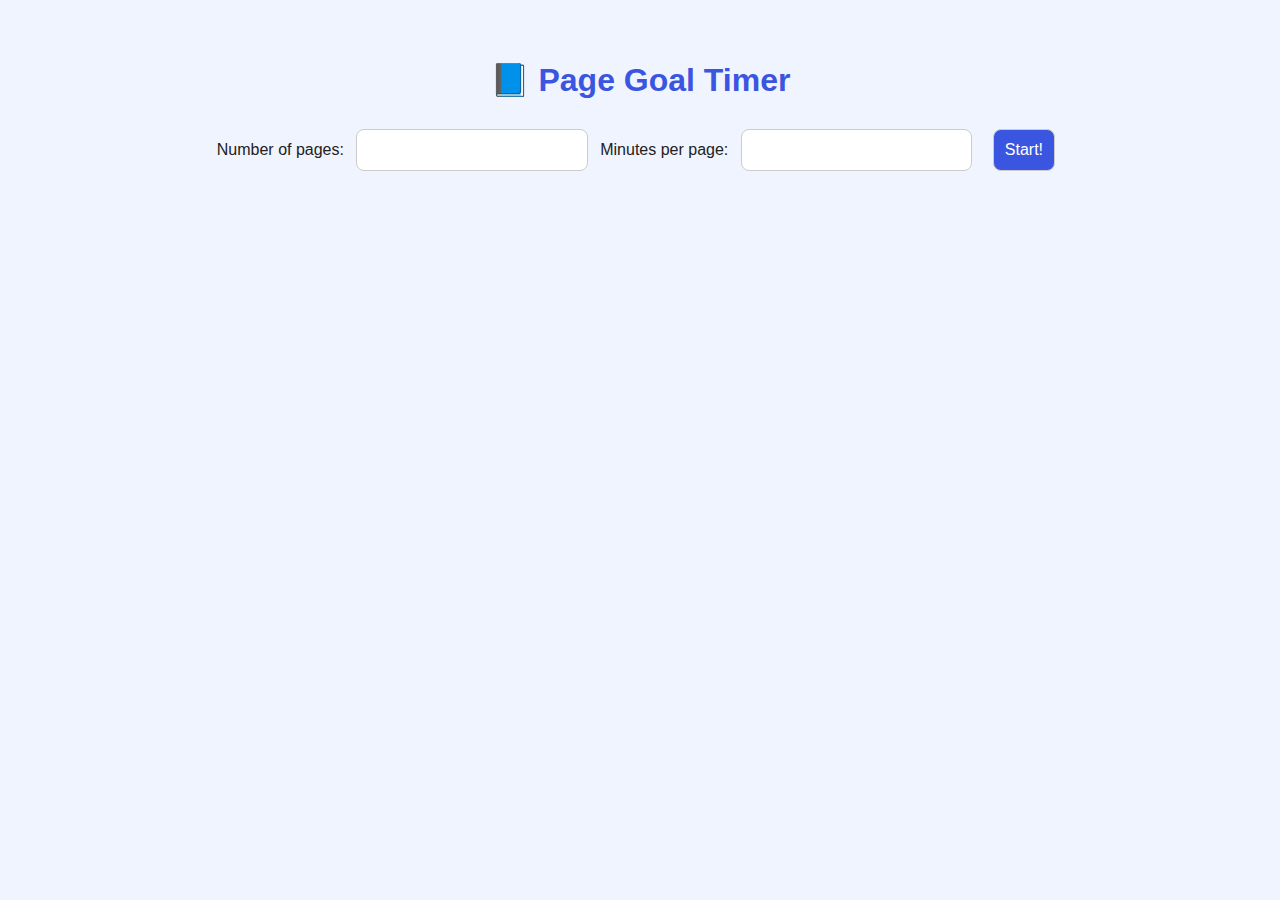
<file: pgt.html>
<!DOCTYPE html>
<html lang="en">
<head>
  <meta charset="UTF-8" />
  <meta name="viewport" content="width=device-width, initial-scale=1.0"/>
  <title>Page Goal Timer</title>
  <style>
    body {
      font-family: 'Segoe UI', sans-serif;
      background: #f0f4ff;
      color: #222;
      text-align: center;
      padding: 2rem;
    }
    h1 {
      font-size: 2rem;
      color: #3a56e0;
    }
    input, button {
      padding: 0.7rem;
      margin: 0.5rem;
      font-size: 1rem;
      border-radius: 8px;
      border: 1px solid #ccc;
    }
    button {
      background-color: #3a56e0;
      color: white;
      cursor: pointer;
    }
    .status {
      margin-top: 2rem;
      font-size: 1.3rem;
    }
    .timer {
      font-size: 2.5rem;
      margin-top: 1rem;
      font-weight: bold;
      color: #ff4d4d;
    }
    .cheer {
      font-size: 1.1rem;
      color: #28a745;
      margin-top: 0.5rem;
    }
  </style>
</head>
<body>

  <h1>📘 Page Goal Timer</h1>

  <div>
    <label>Number of pages: <input id="totalPages" type="number" min="1" /></label>
    <label>Minutes per page: <input id="minutesPerPage" type="number" min="1" /></label>
    <button onclick="startTimer()">Start!</button>
  </div>

  <div class="status" id="status"></div>
  <div class="timer" id="timer"></div>
  <div class="cheer" id="cheer"></div>

  <script>
    let totalPages = 0;
    let currentPage = 0;
    let timePerPage = 0;
    let timeLeft = 0;
    let timerInterval;

    function startTimer() {
      totalPages = parseInt(document.getElementById("totalPages").value);
      timePerPage = parseInt(document.getElementById("minutesPerPage").value) * 60;
      if (!totalPages || !timePerPage) {
        alert("Enter valid numbers for both fields.");
        return;
      }
      currentPage = 1;
      nextPage();
    }

    function nextPage() {
      if (currentPage > totalPages) {
        document.getElementById("status").innerText = "🎉 You're done! Amazing work!";
        document.getElementById("timer").innerText = "";
        document.getElementById("cheer").innerText = "";
        return;
      }

      timeLeft = timePerPage;
      document.getElementById("status").innerText = `📄 Page ${currentPage} of ${totalPages}`;
      document.getElementById("cheer").innerText = "🔥 You got this!";
      updateTimerDisplay();

      clearInterval(timerInterval);
      timerInterval = setInterval(() => {
        timeLeft--;
        updateTimerDisplay();
        if (timeLeft <= 0) {
          clearInterval(timerInterval);
          currentPage++;
          nextPage();
        }
      }, 1000);
    }

    function updateTimerDisplay() {
      const mins = Math.floor(timeLeft / 60);
      const secs = timeLeft % 60;
      document.getElementById("timer").innerText =
        `${String(mins).padStart(2, '0')}:${String(secs).padStart(2, '0')}`;
    }
  </script>

</body>
</html>
</file>
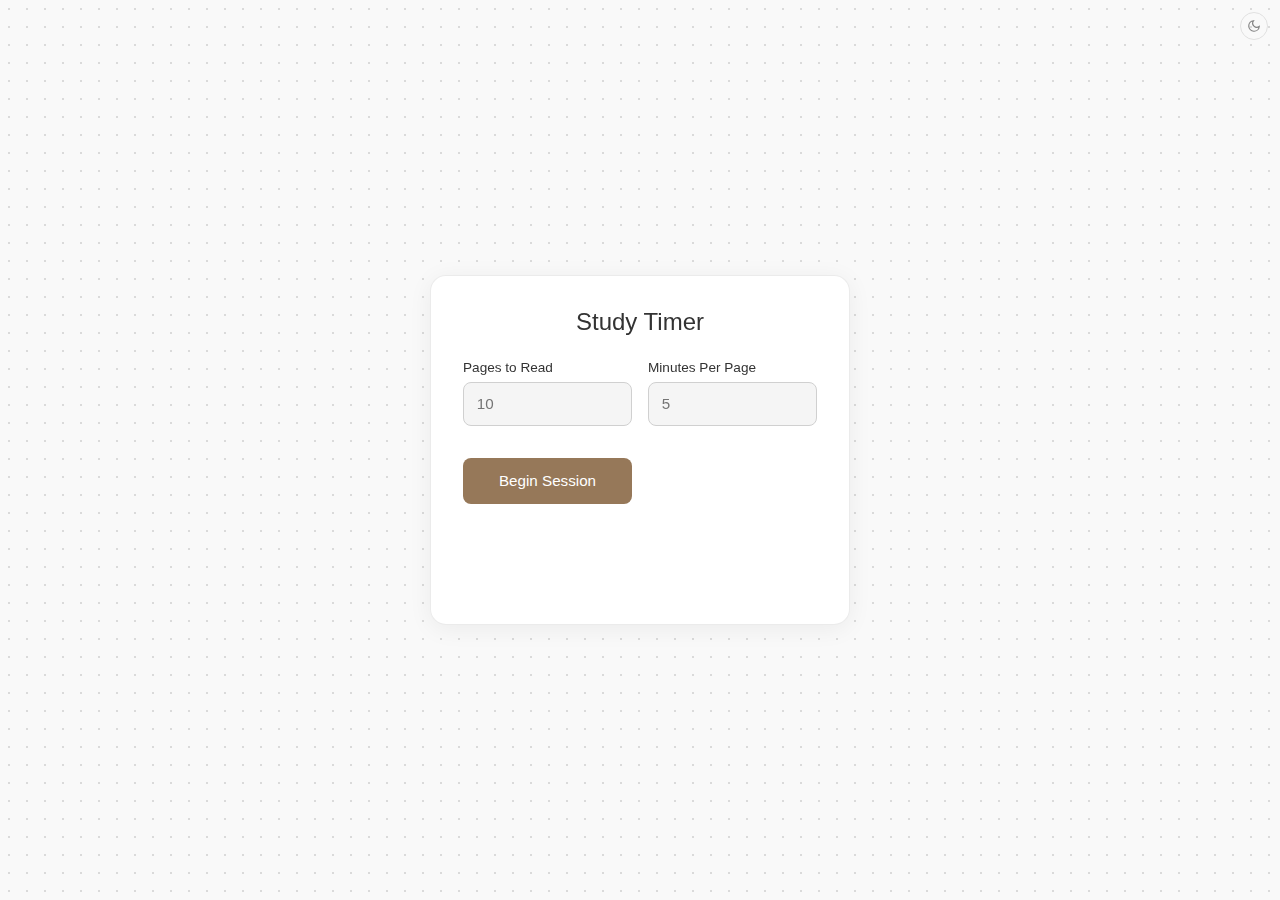
<file: pt.html>
<!DOCTYPE html>
<html lang="en">
<head>
  <meta charset="UTF-8" />
  <meta name="viewport" content="width=device-width, initial-scale=1.0" />
  <title>Study Timer</title>
  <style>
    :root {
      --bg-color: #f9f9f9;
      --card-bg: #ffffff;
      --text-color: #333333;
      --accent-color: #967859;
      --neutral-color: #d0d0d0;
      --success-color: #93c5ad;
      --dot-color: rgba(0, 0, 0, 0.2);
      --dot-size: 1px;
      --dot-space: 18px;
      --card-border: rgba(0, 0, 0, 0.08);
      --button-bg: #f5f5f5;
      --progress-bg: #f0f0f0;
    }
    
    [data-theme="dark"] {
      --bg-color: #111111;
      --card-bg: #1e1e1e;
      --text-color: #f0f0f0;
      --neutral-color: #3a3a3a;
      --dot-color: rgba(255, 255, 255, 0.3);
      --card-border: rgba(255, 255, 255, 0.1);
      --button-bg: #2a2a2a;
      --progress-bg: #2a2a2a;
    }

    * {
      box-sizing: border-box;
      margin: 0;
      padding: 0;
    }

    body {
      font-family: -apple-system, BlinkMacSystemFont, 'Segoe UI', Roboto, Helvetica, Arial, sans-serif;
      background-color: var(--bg-color);
      color: var(--text-color);
      min-height: 100vh;
      display: flex;
      flex-direction: column;
      align-items: center;
      justify-content: center;
      padding: 2rem 1rem;
      position: relative;
    }

    /* Enhanced dot background */
    body::before {
      content: '';
      position: fixed;
      top: 0;
      left: 0;
      right: 0;
      bottom: 0;
      background-image: 
        radial-gradient(var(--dot-color) 1px, transparent 1px);
      background-size: var(--dot-space) var(--dot-space);
      z-index: -1;
      opacity: 0.6;
    }

    .container {
      width: 100%;
      max-width: 420px;
      background-color: var(--card-bg);
      border-radius: 16px;
      padding: 2rem;
      box-shadow: 0 4px 24px rgba(0, 0, 0, 0.06);
      border: 1px solid var(--card-border);
    }

    h1 {
      font-weight: 500;
      font-size: 1.5rem;
      margin-bottom: 1.5rem;
      color: var(--text-color);
      text-align: center;
    }

    .inputs {
      display: grid;
      grid-template-columns: 1fr 1fr;
      gap: 1rem;
      margin-bottom: 1.5rem;
    }

    label {
      display: flex;
      flex-direction: column;
      gap: 0.4rem;
      font-size: 0.85rem;
      font-weight: 400;
      color: var(--text-color);
    }

    input {
      width: 100%;
      padding: 0.8rem;
      font-size: 0.95rem;
      border-radius: 8px;
      background-color: var(--button-bg);
      color: var(--text-color);
      border: 1px solid var(--neutral-color);
      transition: all 0.2s ease;
    }

    [data-theme="dark"] input {
      background-color: var(--button-bg);
    }

    input:focus {
      border-color: var(--accent-color);
      outline: none;
    }

    .primary-btn {
      width: 100%;
      padding: 0.9rem;
      font-size: 0.95rem;
      font-weight: 500;
      border-radius: 8px;
      background-color: var(--accent-color);
      color: white;
      border: none;
      cursor: pointer;
      transition: all 0.2s ease;
      margin-top: 1rem;
    }

    .primary-btn:hover {
      opacity: 0.9;
    }

    .status {
      text-align: center;
      margin: 1rem 0;
      font-size: 0.9rem;
      color: var(--text-color);
      font-weight: 400;
      height: 20px;
    }

    .timer-display {
      display: flex;
      flex-direction: column;
      align-items: center;
      justify-content: center;
      margin: 2rem 0;
      display: none; /* Hide by default */
    }

    .timer {
      font-size: 3.5rem;
      font-weight: 300;
      color: var(--text-color);
      font-variant-numeric: tabular-nums;
      letter-spacing: -1px;
    }
    
    .timer-label {
      margin-top: 0.3rem;
      font-size: 0.7rem;
      color: var(--text-color);
      opacity: 0.7;
      text-transform: uppercase;
      letter-spacing: 1px;
    }

    .controls {
      display: flex;
      justify-content: center;
      gap: 1rem;
      margin: 1.5rem 0;
      display: none; /* Hide by default */
    }

    .icon-btn {
      width: 48px;
      height: 48px;
      display: flex;
      align-items: center;
      justify-content: center;
      border-radius: 50%;
      background-color: var(--button-bg);
      border: 1px solid var(--neutral-color);
      cursor: pointer;
      transition: all 0.2s ease;
      color: var(--text-color);
    }

    .icon-btn:hover {
      opacity: 0.9;
    }

    .icon-btn svg {
      width: 22px;
      height: 22px;
    }

    .message {
      height: 20px;
      text-align: center;
      font-size: 0.85rem;
      color: var(--accent-color);
      margin: 0.5rem 0;
      font-weight: 400;
    }

    .progress-container {
      width: 100%;
      height: 4px;
      background-color: var(--progress-bg);
      border-radius: 2px;
      overflow: hidden;
      margin: 1.5rem 0;
      position: relative;
      display: none; /* Hide by default */
    }

    .progress-bar {
      height: 100%;
      background-color: var(--accent-color);
      width: 0%;
      border-radius: 2px;
      transition: width 0.3s ease;
    }

    .page-indicators {
      display: flex;
      justify-content: center;
      gap: 6px;
      margin: 1rem 0;
      flex-wrap: wrap;
      display: none; /* Hide by default */
    }

    .page-indicator {
      width: 12px;
      height: 4px;
      border-radius: 2px;
      background-color: var(--neutral-color);
      transition: all 0.3s ease;
    }

    .page-indicator.active {
      background-color: var(--accent-color);
      width: 24px;
    }

    .page-indicator.completed {
      background-color: var(--success-color);
    }

    .stats {
      display: grid;
      grid-template-columns: 1fr 1fr;
      gap: 1rem;
      margin: 1.5rem 0;
      display: none; /* Hide by default */
    }
    
    .stat-box {
      background-color: var(--button-bg);
      border-radius: 8px;
      padding: 0.8rem;
      border: 1px solid var(--neutral-color);
    }
    
    .stat-label {
      font-size: 0.75rem;
      color: var(--text-color);
      opacity: 0.7;
      margin-bottom: 0.2rem;
    }
    
    .stat-value {
      font-size: 1rem;
      font-weight: 500;
      color: var(--text-color);
      font-variant-numeric: tabular-nums;
    }
    
    .theme-switch {
      position: absolute;
      top: 12px;
      right: 12px;
      width: 28px;
      height: 28px;
      border-radius: 50%;
      background-color: transparent;
      border: 1px solid var(--neutral-color);
      display: flex;
      align-items: center;
      justify-content: center;
      cursor: pointer;
      opacity: 0.6;
      transition: opacity 0.2s ease;
      color: var(--text-color);
    }
    
    .theme-switch:hover {
      opacity: 1;
    }
    
    .theme-switch svg {
      width: 14px;
      height: 14px;
    }

    @media (max-width: 480px) {
      .container {
        padding: 1.5rem;
      }

      .timer {
        font-size: 3rem;
      }
    }
  </style>
</head>
<body>
  <div class="container">
    <h1 id="title">Study Timer</h1>
    
    <div class="inputs" id="setupCard">
      <label>
        Pages to Read
        <input id="totalPages" type="number" min="1" placeholder="10">
      </label>
      <label>
        Minutes Per Page
        <input id="minutesPerPage" type="number" min="1" step="0.5" placeholder="5">
      </label>
      <button class="primary-btn" onclick="startTimer()">Begin Session</button>
    </div>

    <div class="status" id="status"></div>
    
    <div class="timer-display">
      <div class="timer" id="timer">00:00</div>
      <div class="timer-label">REMAINING</div>
    </div>

    <div class="message" id="message"></div>

    <div class="controls">
      <button class="icon-btn" id="pauseBtn" onclick="pauseTimer()">
        <svg xmlns="http://www.w3.org/2000/svg" viewBox="0 0 24 24" fill="none" stroke="currentColor" stroke-width="2">
          <rect x="6" y="5" width="4" height="14" rx="1" />
          <rect x="14" y="5" width="4" height="14" rx="1" />
        </svg>
      </button>
      <button class="icon-btn" id="resumeBtn" onclick="resumeTimer()" style="display:none">
        <svg xmlns="http://www.w3.org/2000/svg" viewBox="0 0 24 24" fill="none" stroke="currentColor" stroke-width="2">
          <polygon points="5 3 19 12 5 21 5 3" />
        </svg>
      </button>
      <button class="icon-btn" onclick="skipToNextPage()">
        <svg xmlns="http://www.w3.org/2000/svg" viewBox="0 0 24 24" fill="none" stroke="currentColor" stroke-width="2">
          <polyline points="9 18 15 12 9 6" />
        </svg>
      </button>
      <button class="icon-btn" onclick="endSession()">
        <svg xmlns="http://www.w3.org/2000/svg" viewBox="0 0 24 24" fill="none" stroke="currentColor" stroke-width="2">
          <rect x="3" y="3" width="18" height="18" rx="2" ry="2" />
        </svg>
      </button>
    </div>

    <div class="progress-container">
      <div class="progress-bar" id="progressBar"></div>
    </div>

    <div class="page-indicators" id="pageIndicators"></div>
    
    <div class="stats">
      <div class="stat-box">
        <div class="stat-label">Total Time</div>
        <div class="stat-value" id="totalTime">00:00</div>
      </div>
      <div class="stat-box">
        <div class="stat-label">Paused Time</div>
        <div class="stat-value" id="pausedTime">00:00</div>
      </div>
    </div>
  </div>
  
  <button class="theme-switch" id="themeSwitch">
    <svg xmlns="http://www.w3.org/2000/svg" viewBox="0 0 24 24" fill="none" stroke="currentColor" stroke-width="2">
      <path d="M21 12.79A9 9 0 1 1 11.21 3 7 7 0 0 0 21 12.79z" id="themeIcon"></path>
    </svg>
  </button>

  <script>
    let totalPages = 0, currentPage = 0, timePerPage = 0;
    let timeLeft = 0, timerInterval;
    let totalSecondsElapsed = 0, totalPausedSeconds = 0;
    let isPaused = false, pauseStartTime = 0;
    let isTimerActive = false;

    // Create page indicators based on total pages
    function createPageIndicators() {
      const container = document.getElementById("pageIndicators");
      container.innerHTML = '';
      
      for (let i = 1; i <= totalPages; i++) {
        const indicator = document.createElement('div');
        indicator.className = 'page-indicator';
        if (i === currentPage) indicator.classList.add('active');
        if (i < currentPage) indicator.classList.add('completed');
        container.appendChild(indicator);
      }
    }

    function formatTime(seconds) {
      const mins = Math.floor(seconds / 60);
      const secs = seconds % 60;
      return `${String(mins).padStart(2, '0')}:${String(secs).padStart(2, '0')}`;
    }

    function startTimer() {
      totalPages = parseInt(document.getElementById("totalPages").value);
      const minsPerPage = parseFloat(document.getElementById("minutesPerPage").value);
      
      if (!totalPages || !minsPerPage || totalPages <= 0 || minsPerPage <= 0) {
        document.getElementById("message").innerText = "Please enter valid numbers";
        setTimeout(() => {
          document.getElementById("message").innerText = "";
        }, 3000);
        return;
      }
      
      // Convert minutes to seconds
      timePerPage = Math.round(minsPerPage * 60);
      
      // Reset all values
      currentPage = 1;
      totalSecondsElapsed = 0;
      totalPausedSeconds = 0;
      isPaused = false;
      isTimerActive = true;
      
      // Hide setup card and title, show session elements
      document.getElementById("setupCard").style.display = "none";
      document.getElementById("title").style.display = "none";
      document.querySelector(".timer-display").style.display = "flex";
      document.querySelector(".controls").style.display = "flex";
      document.querySelector(".progress-container").style.display = "block";
      document.querySelector(".page-indicators").style.display = "flex";
      document.querySelector(".stats").style.display = "grid";
      
      // Clear any existing intervals
      clearInterval(timerInterval);
      
      // Create page indicators
      createPageIndicators();
      
      // Start the timer for the first page
      nextPage();
      
      // Update the status
      updateStatus();
      
      // Update the message
      document.getElementById("message").innerText = "Session started";
      setTimeout(() => {
        document.getElementById("message").innerText = "";
      }, 2000);
    }

    function nextPage() {
      if (currentPage > totalPages) {
        document.getElementById("status").innerText = "Session Complete";
        document.getElementById("timer").innerText = "00:00";
        document.getElementById("message").innerText = "Well done!";
        document.getElementById("progressBar").style.width = "100%";
        
        endSession();
        return;
      }

      timeLeft = timePerPage;
      updateDisplay();
      createPageIndicators();
      clearInterval(timerInterval);
      
      timerInterval = setInterval(() => {
        if (!isPaused && isTimerActive) {
          timeLeft--;
          totalSecondsElapsed++;
          updateDisplay();
          
          if (timeLeft <= 0) {
            clearInterval(timerInterval);
            currentPage++;
            document.getElementById("message").innerText = "Time's up for this page";
            setTimeout(() => {
              document.getElementById("message").innerText = "";
              nextPage();
            }, 1500);
          }
        }
      }, 1000);
    }

    function pauseTimer() {
      if (!isTimerActive || isPaused) return;
      
      isPaused = true;
      pauseStartTime = Date.now();
      document.getElementById("message").innerText = "Paused";
      document.getElementById("pauseBtn").style.display = "none";
      document.getElementById("resumeBtn").style.display = "flex";
    }

    function resumeTimer() {
      if (!isTimerActive || !isPaused) return;
      
      isPaused = false;
      const pauseDuration = Math.floor((Date.now() - pauseStartTime) / 1000);
      totalPausedSeconds += pauseDuration;
      document.getElementById("pausedTime").innerText = formatTime(totalPausedSeconds);
      document.getElementById("message").innerText = "Resumed";
      document.getElementById("pauseBtn").style.display = "flex";
      document.getElementById("resumeBtn").style.display = "none";
      setTimeout(() => {
        document.getElementById("message").innerText = "";
      }, 1500);
    }

    function skipToNextPage() {
      if (!isTimerActive) return;
      
      currentPage++;
      document.getElementById("message").innerText = "Page completed";
      setTimeout(() => {
        document.getElementById("message").innerText = "";
      }, 1500);
      nextPage();
    }

    function endSession() {
      isTimerActive = false;
      clearInterval(timerInterval);
      
      // Show setup card and hide session elements
      document.getElementById("setupCard").style.display = "grid";
      document.getElementById("title").style.display = "block";
      document.querySelector(".timer-display").style.display = "none";
      document.querySelector(".controls").style.display = "none";
      document.querySelector(".progress-container").style.display = "none";
      document.querySelector(".page-indicators").style.display = "none";
      document.querySelector(".stats").style.display = "none";
      
      // Reset pause/resume buttons state
      document.getElementById("pauseBtn").style.display = "flex";
      document.getElementById("resumeBtn").style.display = "none";
      
      document.getElementById("status").innerText = "";
    }

    function updateStatus() {
      if (currentPage <= totalPages) {
        document.getElementById("status").innerText = `Page ${currentPage} of ${totalPages}`;
      }
    }

    function updateDisplay() {
      // Update timer
      document.getElementById("timer").innerText = formatTime(timeLeft);
      
      // Update status
      updateStatus();
      
      // Update progress bar for current page only
      const currentPageProgress = (1 - timeLeft/timePerPage);
      document.getElementById("progressBar").style.width = `${currentPageProgress * 100}%`;
      
      // Update stats
      document.getElementById("totalTime").innerText = formatTime(totalSecondsElapsed);
      document.getElementById("pausedTime").innerText = formatTime(totalPausedSeconds);
    }
    
    // Theme switcher
    document.getElementById("themeSwitch").addEventListener("click", function() {
      const html = document.documentElement;
      if (html.getAttribute("data-theme") === "dark") {
        html.removeAttribute("data-theme");
        document.getElementById("themeIcon").innerHTML = '<path d="M21 12.79A9 9 0 1 1 11.21 3 7 7 0 0 0 21 12.79z"></path>';
      } else {
        html.setAttribute("data-theme", "dark");
        document.getElementById("themeIcon").innerHTML = '<circle cx="12" cy="12" r="5"></circle><line x1="12" y1="1" x2="12" y2="3"></line><line x1="12" y1="21" x2="12" y2="23"></line><line x1="4.22" y1="4.22" x2="5.64" y2="5.64"></line><line x1="18.36" y1="18.36" x2="19.78" y2="19.78"></line><line x1="1" y1="12" x2="3" y2="12"></line><line x1="21" y1="12" x2="23" y2="12"></line><line x1="4.22" y1="19.78" x2="5.64" y2="18.36"></line><line x1="18.36" y1="5.64" x2="19.78" y2="4.22"></line>';
      }
    });
  </script>
</body>
</html>
</file>
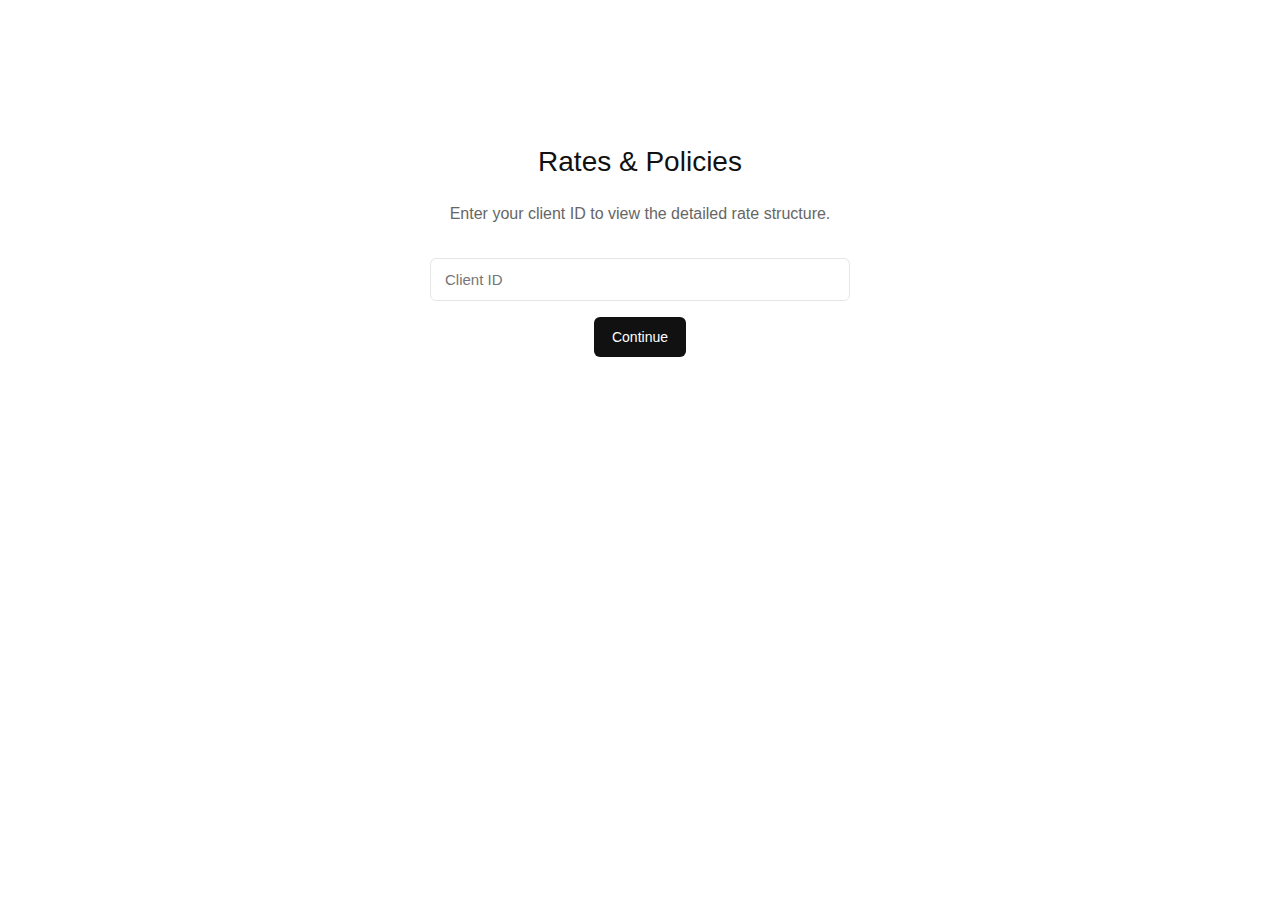
<file: rates.html>
<!DOCTYPE html>
<html lang="en">
<head>
  <meta charset="UTF-8" />
  <meta name="viewport" content="width=device-width, initial-scale=1" />
  <title>Rates & Policies</title>
  <style>
    :root {
      --bg: #ffffff;
      --text: #111111;
      --muted: #666666;
      --border: #e6e6e6;
    }
    * { box-sizing: border-box; }
    body {
      margin: 0;
      font-family: -apple-system, BlinkMacSystemFont, "Segoe UI", Roboto, Helvetica, Arial, sans-serif;
      background: var(--bg);
      color: var(--text);
      line-height: 1.6;
    }
    .wrap {
      max-width: 960px;
      margin: 0 auto;
      padding: 64px 24px;
    }
    h1 { font-size: 28px; font-weight: 500; margin-bottom: 8px; }
    h2 { font-size: 20px; font-weight: 500; margin-top: 56px; }
    h3 { font-size: 16px; font-weight: 500; margin-top: 32px; }
    p { color: var(--muted); max-width: 720px; }
    hr { border: none; border-top: 1px solid var(--border); margin: 56px 0; }
    table {
      width: 100%;
      border-collapse: collapse;
      margin-top: 16px;
      font-size: 14px;
    }
    th, td {
      text-align: left;
      padding: 12px 10px;
      border-bottom: 1px solid var(--border);
      vertical-align: top;
    }
    th { color: var(--muted); font-weight: 500; }
    .note { font-size: 13px; color: var(--muted); max-width: 760px; }
    .gate {
      max-width: 420px;
      margin: 140px auto;
      text-align: center;
    }
    input {
      width: 100%; padding: 12px 14px; font-size: 15px;
      border: 1px solid var(--border); border-radius: 6px; margin-top: 16px;
    }
    button {
      margin-top: 16px; padding: 12px 18px; font-size: 14px;
      background: #111; color: #fff; border: none; border-radius: 6px; cursor: pointer;
    }
    .error { color: #c0392b; margin-top: 12px; font-size: 14px; }
    .hidden { display: none; }
  </style>
</head>
<body>

<div id="gate" class="gate">
  <h1>Rates & Policies</h1>
  <p>Enter your client ID to view the detailed rate structure.</p>
  <input id="clientId" type="text" placeholder="Client ID" />
  <button onclick="unlock()">Continue</button>
  <div id="error" class="error hidden">Invalid client ID</div>
</div>

<div id="content" class="wrap hidden">
  <h1>Rates & Policies</h1>
  <p>All rates are in Sri Lankan Rupees (LKR). This document fully reflects the agreed rate base, fair usage, and post‑delivery policies.</p>
  <p>Each Project have 3GB Free Data, Each Aditional 1GB costs LKR50/= Samples and <1GB Transfers are Free, ONLY RAW FILES DOWNLOADING AND YOUTUBE/DRIVE UPLOADS ARE AFFECTED.</p>

  <h2>A.1.0 — Short Videos (Vertical)</h2>
  <table>
    <tr><th>Item</th><th>Rate</th><th>Notes</th></tr>
    <tr><td>A.1.1 — ≤30s (Basic)</td><td>1800</td><td>Includes Ref. Z1 · Type‑2 · Z3 Applicable</td></tr>
    <tr><td>A.1.2 — Each additional &lt;10s</td><td>200</td><td>Includes Ref. Z1 · Type‑2 · Z3 Applicable</td></tr>
  </table>
  <p class="note">3D / animated elements created solely upon client request are charged at 200 per element (e.g. map animations, logo intros, characters under 10s).</p>

  <h2>A.2.0 — Graphics (Digital)</h2>
  <table>
    <tr><th>Item</th><th>Rate</th><th>Notes</th></tr>
    <tr><td>1 Canvas</td><td>1300</td><td>Includes Ref. Z1 · Type‑1 · Z3 Applicable</td></tr>
    <tr><td>Each additional variation</td><td>100</td><td>Same base design adapted to another size/platform</td></tr>
  </table>

  <h2>A.3.0 — Graphics (Booklets)</h2>
  <table>
    <tr><th>Item</th><th>Rate</th><th>Notes</th></tr>
    <tr><td>Per unique design</td><td>1300</td><td>Recurring inner pages charged once</td></tr>
    <tr><td>Special inner page</td><td>500</td><td>Unique design different from recurring pages</td></tr>
  </table>
  <p class="note">Multiple pages sharing the same recurring design are charged once for the base design. Typesetting or content inclusion fees may apply as agreed.</p>

  <h2>A.4.0 — Graphics (Posters & Handbills)</h2>
  <table>
    <tr><th>Item</th><th>Rate</th><th>Notes</th></tr>
    <tr><td>Single‑side print</td><td>1300</td><td>One side only</td></tr>
    <tr><td>Additional design</td><td>500</td><td>Per extra design or double‑sided layout</td></tr>
  </table>

  <h2>A.5.0 — Graphics (Cards & Stickers)</h2>
  <table>
    <tr><th>Item</th><th>Rate</th><th>Notes</th></tr>
    <tr><td>Each side</td><td>1300</td><td>Each side is treated as a separate design</td></tr>
    <tr><td>Continuation side</td><td>1000</td><td>Each Thats in design identical to one other design</td></tr>
  </table>

  <h2>A.6.0 — Videos (Horizontal)</h2>
  <table>
    <tr><th>Item</th><th>Rate</th><th>Notes</th></tr>
    <tr><td>≤120s (Basic)</td><td>2500</td><td>Max total duration 10 minutes</td></tr>
    <tr><td>Each additional +60s</td><td>250</td><td>Includes Ref. Z1 · Type‑2 · Z3 Applicable</td></tr>
  </table>

  <h2>B.2.0 — Production + Editing (Vertical)</h2>
  <table>
    <tr><th>Item</th><th>Rate</th><th>Notes</th></tr>
    <tr><td>1 minute</td><td>2500 – 3500</td><td>Base price varies by complexity</td></tr>
  </table>

  <h2>B.1.0 — Mass‑Scale Videos (&gt;10 minutes)</h2>
  <p>Quotation only. A basic project valuation must be agreed upon at inception. A 10% advance (minimum 1000) is required to initiate the project.</p>

  <h2>C.1.0 — Presentation</h2>
  <table>
    <tr><th>Item</th><th>Rate</th><th>Notes</th></tr>
    <tr><td>Each Slide Design</td><td>1300</td><td>Each Slide is its own Digital Graphic</td></tr>
    <tr><td>PPTX+Effects+Animations</td><td>250 Per Slide</td><td>Transitions, Automations and Animations are made by defragmenting the orginal graphic</td></tr>
  </table>
  
  <hr />

  <h2>Z — Policies & References</h2>

  <h3>Z.1 — Additional Costs</h3>
  <p class="note">Any travel, courier, or third‑party assets purchased upon client request will be added to the final amount with prior client agreement.</p>

  <h3>Z.2 — Payment Types</h3>
  <p class="note">Type‑1: Payments are non‑refundable after delivery.<br>Type‑2: Copyright issues after publishing are eligible for a free remake or a refund up to 90% if a remake is not requested.</p>

  <h3>Z.3 — Fair Usage & Revisions</h3>
  <p class="note">Clients may request changes without limitation. Abuse of this facility may result in immediate project termination with a refund up to 100% for affected sub‑projects.</p>

</div>

<script>
  const VALID_ID = "PC05D";
  function unlock() {
    const v = document.getElementById("clientId").value.trim();
    if (v === VALID_ID) {
      document.getElementById("gate").classList.add("hidden");
      document.getElementById("content").classList.remove("hidden");
    } else {
      document.getElementById("error").classList.remove("hidden");
    }
  }
</script>

</body>
</html>
</file>
